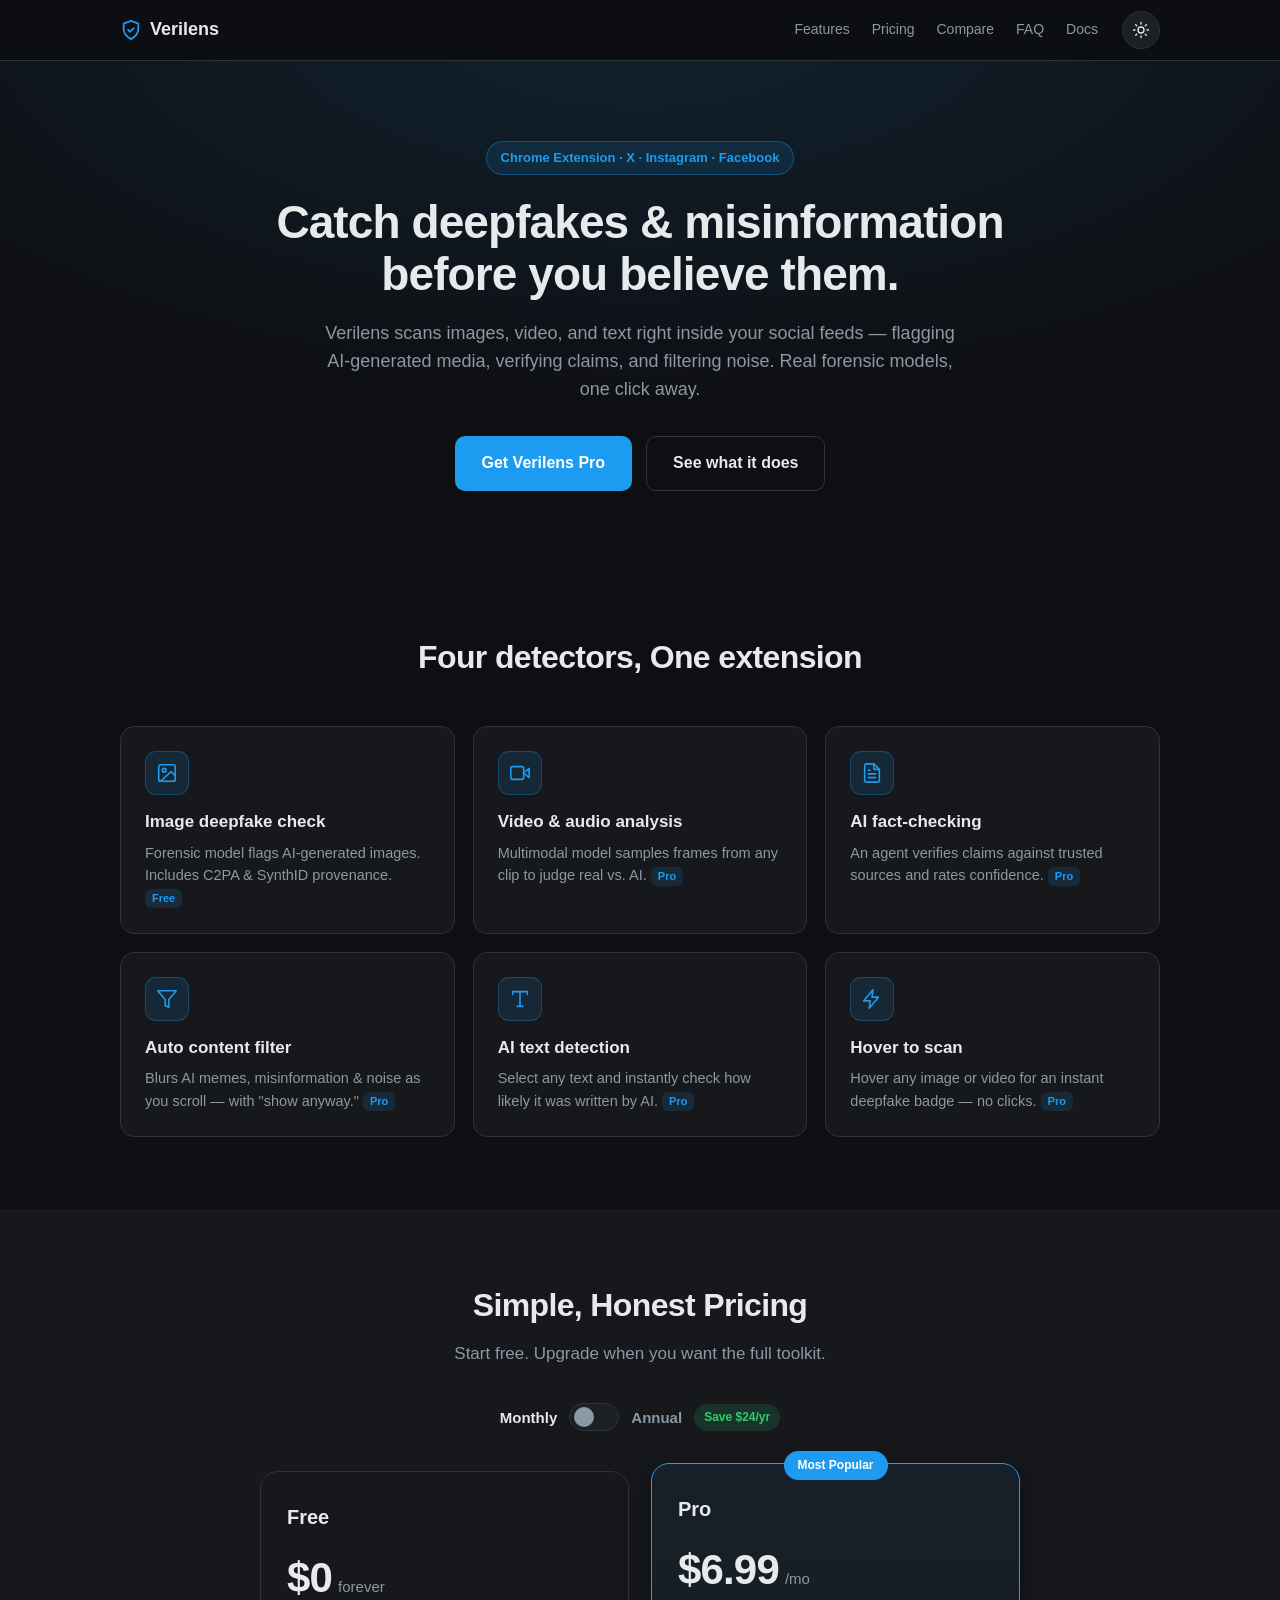
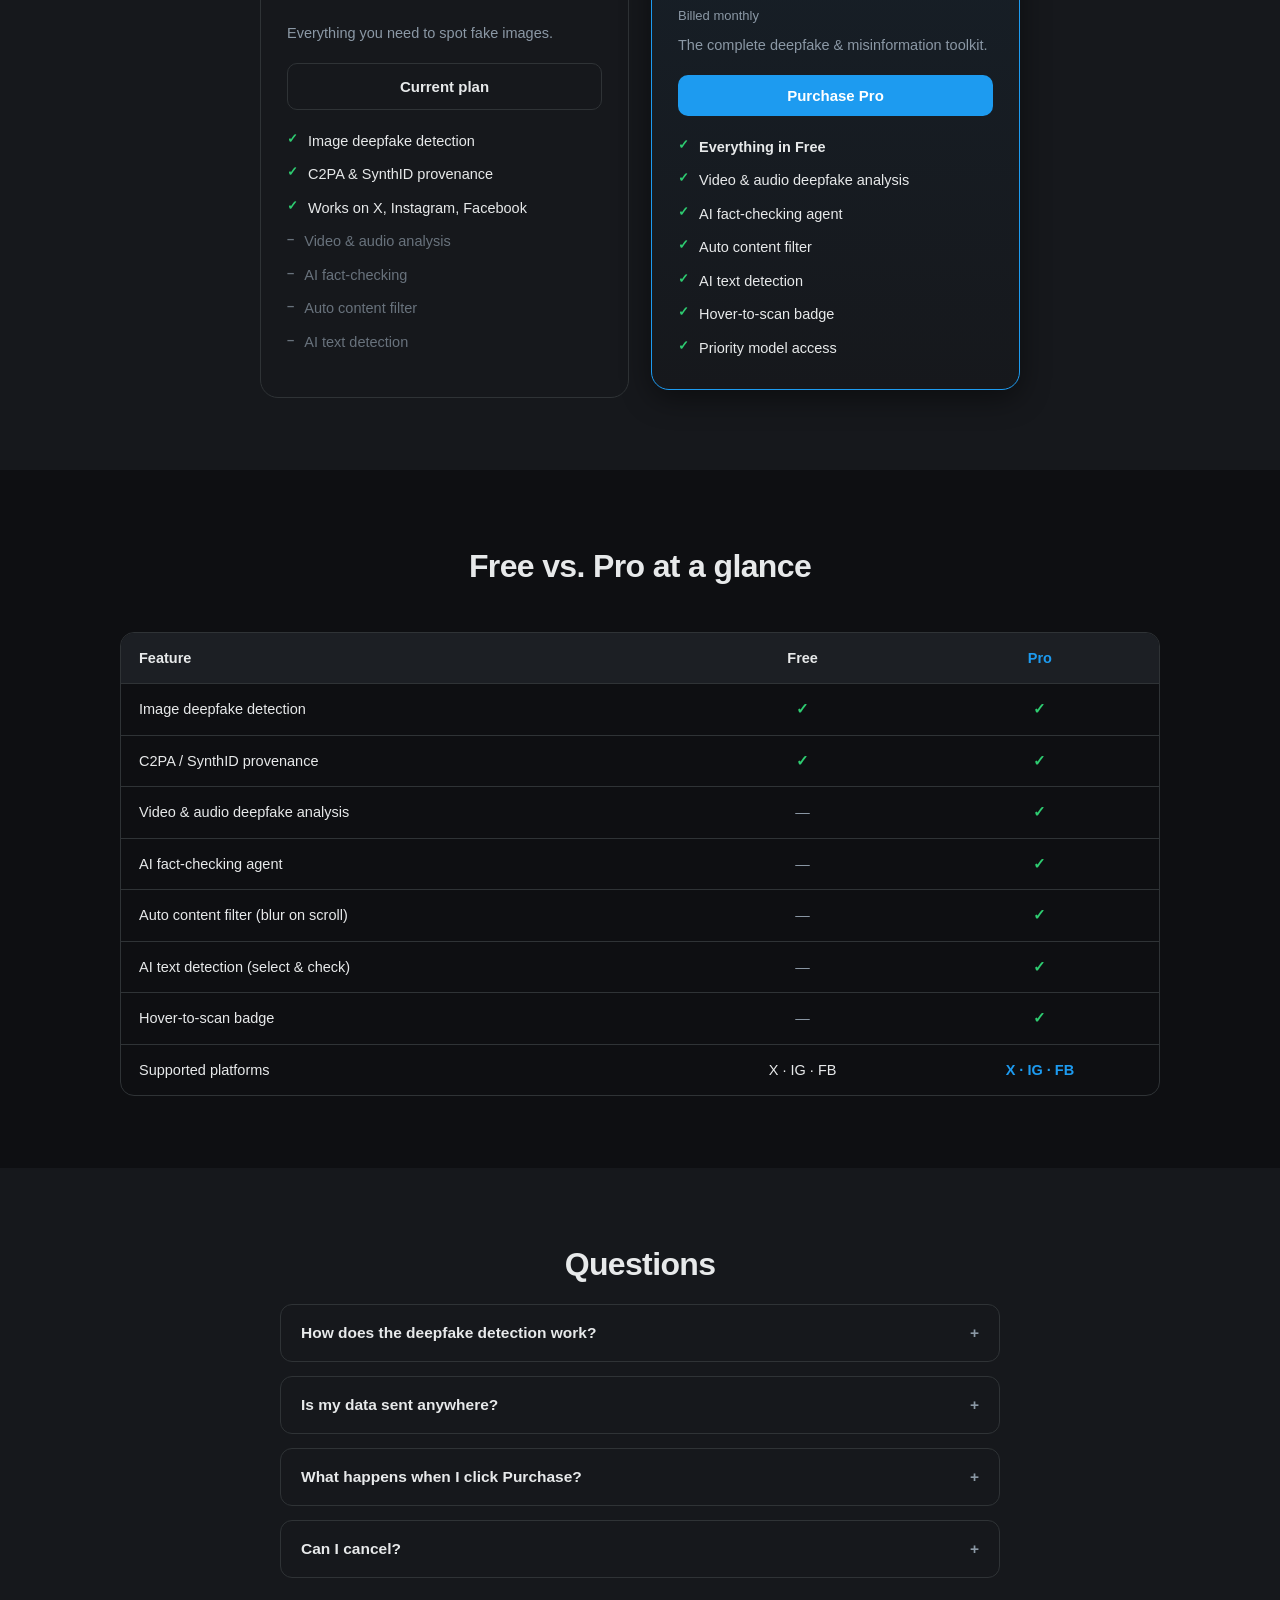
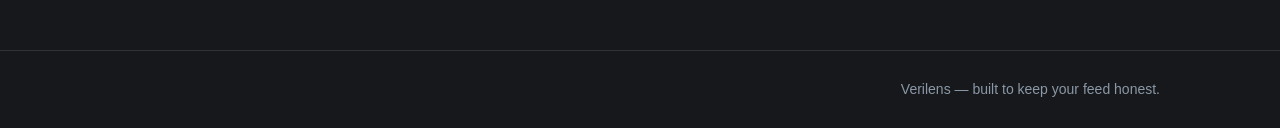
<file: website/index.html>
<!DOCTYPE html>
<html lang="en" data-theme="dark">
<head>
  <meta charset="UTF-8" />
  <meta name="viewport" content="width=device-width, initial-scale=1.0" />
  <title>Verilens — Deepfake & Misinformation Detector</title>
  <link rel="stylesheet" href="styles.css" />
  <script src="config.js"></script>
</head>
<body>
  <!-- Scroll progress: fills left→right as you move down the page. -->
  <div class="scroll-progress" id="scrollProgress"></div>

  <!-- ===== Nav ===== -->
  <header class="nav">
    <div class="container nav-inner">
      <a class="brand" href="#top">
        <svg class="brand-mark" viewBox="0 0 24 24" fill="none" stroke="currentColor" stroke-width="2" stroke-linecap="round" stroke-linejoin="round" aria-hidden="true">
          <path d="M12 2 4 5v6c0 5 3.4 8.4 8 11 4.6-2.6 8-6 8-11V5l-8-3Z" />
          <path d="m9 12 2 2 4-4" />
        </svg>
        <span class="brand-name">Verilens</span>
      </a>
      <nav class="nav-links">
        <a href="#features">Features</a>
        <a href="#pricing">Pricing</a>
        <a href="#compare">Compare</a>
        <a href="#faq">FAQ</a>
        <a href="docs/index.html">Docs</a>
      </nav>
      <button id="themeToggle" class="theme-toggle" aria-label="Toggle theme" title="Toggle light / dark"></button>
    </div>
  </header>

  <!-- ===== Hero ===== -->
  <section class="hero" id="top">
    <div class="container hero-inner">
      <span class="pill">Chrome Extension · X · Instagram · Facebook</span>
      <h1 class="hero-title">Catch deepfakes &amp; misinformation<br />before you believe them.</h1>
      <p class="hero-sub">
        Verilens scans images, video, and text right inside your social feeds — flagging
        AI-generated media, verifying claims, and filtering noise. Real forensic models,
        one click away.
      </p>
      <div class="hero-cta">
        <a href="#pricing" class="btn btn-primary btn-lg">Get Verilens Pro</a>
        <a href="#features" class="btn btn-ghost btn-lg">See what it does</a>
      </div>
      <!-- <div class="hero-badges">
        <span>Image deepfake check — free</span>
        <span>Video &amp; audio analysis</span>
        <span>AI fact-checking</span>
      </div> -->
    </div>
  </section>

  <!-- ===== Features ===== -->
  <section class="section" id="features">
    <div class="container">
      <h2 class="section-title">Four detectors, One extension</h2>
      <!-- <p class="section-sub">Each capability is kept separate — never one murky "AI score."</p> -->
      <div class="feature-grid">
        <div class="feature-card">
          <span class="feature-icon">
            <svg viewBox="0 0 24 24" fill="none" stroke="currentColor" stroke-width="1.75" stroke-linecap="round" stroke-linejoin="round" aria-hidden="true">
              <rect x="3" y="3" width="18" height="18" rx="2" /><circle cx="9" cy="9" r="2" /><path d="m21 15-4.5-4.5L5 21" />
            </svg>
          </span>
          <h3>Image deepfake check</h3>
          <p>Forensic model flags AI-generated images. Includes C2PA &amp; SynthID provenance. <span class="tag-pro">Free</span></p>
        </div>
        <div class="feature-card">
          <span class="feature-icon">
            <svg viewBox="0 0 24 24" fill="none" stroke="currentColor" stroke-width="1.75" stroke-linecap="round" stroke-linejoin="round" aria-hidden="true">
              <rect x="2" y="5" width="14" height="14" rx="2" /><path d="m22 7-6 5 6 5V7Z" />
            </svg>
          </span>
          <h3>Video &amp; audio analysis</h3>
          <p>Multimodal model samples frames from any clip to judge real vs. AI. <span class="tag-pro">Pro</span></p>
        </div>
        <div class="feature-card">
          <span class="feature-icon">
            <svg viewBox="0 0 24 24" fill="none" stroke="currentColor" stroke-width="1.75" stroke-linecap="round" stroke-linejoin="round" aria-hidden="true">
              <path d="M14 2H6a2 2 0 0 0-2 2v16a2 2 0 0 0 2 2h12a2 2 0 0 0 2-2V8Z" /><path d="M14 2v6h6" /><path d="M16 13H8M16 17H8M10 9H8" />
            </svg>
          </span>
          <h3>AI fact-checking</h3>
          <p>An agent verifies claims against trusted sources and rates confidence. <span class="tag-pro">Pro</span></p>
        </div>
        <div class="feature-card">
          <span class="feature-icon">
            <svg viewBox="0 0 24 24" fill="none" stroke="currentColor" stroke-width="1.75" stroke-linecap="round" stroke-linejoin="round" aria-hidden="true">
              <path d="M22 3H2l8 9.46V19l4 2v-8.54L22 3Z" />
            </svg>
          </span>
          <h3>Auto content filter</h3>
          <p>Blurs AI memes, misinformation &amp; noise as you scroll — with "show anyway." <span class="tag-pro">Pro</span></p>
        </div>
        <div class="feature-card">
          <span class="feature-icon">
            <svg viewBox="0 0 24 24" fill="none" stroke="currentColor" stroke-width="1.75" stroke-linecap="round" stroke-linejoin="round" aria-hidden="true">
              <path d="M4 7V4h16v3M9 20h6M12 4v16" />
            </svg>
          </span>
          <h3>AI text detection</h3>
          <p>Select any text and instantly check how likely it was written by AI. <span class="tag-pro">Pro</span></p>
        </div>
        <div class="feature-card">
          <span class="feature-icon">
            <svg viewBox="0 0 24 24" fill="none" stroke="currentColor" stroke-width="1.75" stroke-linecap="round" stroke-linejoin="round" aria-hidden="true">
              <path d="M13 2 3 14h7l-1 8 10-12h-7l1-8Z" />
            </svg>
          </span>
          <h3>Hover to scan</h3>
          <p>Hover any image or video for an instant deepfake badge — no clicks. <span class="tag-pro">Pro</span></p>
        </div>
      </div>
    </div>
  </section>

  <!-- ===== Pricing ===== -->
  <section class="section section-alt" id="pricing">
    <div class="container">
      <h2 class="section-title">Simple, Honest Pricing</h2>
      <p class="section-sub">Start free. Upgrade when you want the full toolkit.</p>

      <div class="billing-switch">
        <span class="billing-label" data-active="true" id="labelMonthly">Monthly</span>
        <label class="switch">
          <input type="checkbox" id="billingToggle" />
          <span class="slider"></span>
        </label>
        <span class="billing-label" id="labelAnnual">Annual</span>
        <span class="save-chip" id="saveChip">Save $24/yr</span>
      </div>

      <div class="plans">
        <!-- Free -->
        <div class="plan">
          <h3 class="plan-name">Free</h3>
          <div class="plan-price"><span class="amount">$0</span><span class="per">forever</span></div>
          <p class="plan-desc">Everything you need to spot fake images.</p>
          <a href="#" class="btn btn-ghost btn-block">Current plan</a>
          <ul class="plan-features">
            <li class="incl">Image deepfake detection</li>
            <li class="incl">C2PA &amp; SynthID provenance</li>
            <li class="incl">Works on X, Instagram, Facebook</li>
            <li class="excl">Video &amp; audio analysis</li>
            <li class="excl">AI fact-checking</li>
            <li class="excl">Auto content filter</li>
            <li class="excl">AI text detection</li>
          </ul>
        </div>

        <!-- Pro -->
        <div class="plan plan-featured">
          <span class="ribbon">Most Popular</span>
          <h3 class="plan-name">Pro</h3>
          <div class="plan-price">
            <span class="amount" id="proAmount">$6.99</span><span class="per" id="proPer">/mo</span>
          </div>
          <p class="plan-subprice" id="proSubprice">Billed monthly</p>
          <p class="plan-desc">The complete deepfake &amp; misinformation toolkit.</p>
          <button class="btn btn-primary btn-block" id="purchaseBtn">Purchase Pro</button>
          <ul class="plan-features">
            <li class="incl"><strong>Everything in Free</strong></li>
            <li class="incl">Video &amp; audio deepfake analysis</li>
            <li class="incl">AI fact-checking agent</li>
            <li class="incl">Auto content filter</li>
            <li class="incl">AI text detection</li>
            <li class="incl">Hover-to-scan badge</li>
            <li class="incl">Priority model access</li>
          </ul>
        </div>
      </div>
      <!-- <p class="pricing-note">No account needed for this demo — Purchase unlocks Pro in your installed extension instantly.</p> -->
    </div>
  </section>

  <!-- ===== Comparison table ===== -->
  <section class="section" id="compare">
    <div class="container">
      <h2 class="section-title">Free vs. Pro at a glance</h2>
      <div class="table-wrap">
        <table class="compare">
          <thead>
            <tr><th>Feature</th><th>Free</th><th class="col-pro">Pro</th></tr>
          </thead>
          <tbody>
            <tr><td>Image deepfake detection</td><td class="yes">✓</td><td class="yes">✓</td></tr>
            <tr><td>C2PA / SynthID provenance</td><td class="yes">✓</td><td class="yes">✓</td></tr>
            <tr><td>Video &amp; audio deepfake analysis</td><td class="no">—</td><td class="yes">✓</td></tr>
            <tr><td>AI fact-checking agent</td><td class="no">—</td><td class="yes">✓</td></tr>
            <tr><td>Auto content filter (blur on scroll)</td><td class="no">—</td><td class="yes">✓</td></tr>
            <tr><td>AI text detection (select &amp; check)</td><td class="no">—</td><td class="yes">✓</td></tr>
            <tr><td>Hover-to-scan badge</td><td class="no">—</td><td class="yes">✓</td></tr>
            <tr><td>Supported platforms</td><td>X · IG · FB</td><td class="col-pro">X · IG · FB</td></tr>
          </tbody>
        </table>
      </div>
    </div>
  </section>

  <!-- ===== FAQ ===== -->
  <section class="section section-alt" id="faq">
    <div class="container faq">
      <h2 class="section-title">Questions</h2>
      <details><summary>How does the deepfake detection work?</summary>
        <p>Verilens runs real forensic AI models — an image forensics model, a multimodal
        video model, and a text classifier — plus local C2PA/SynthID provenance checks. It
        keeps each result separate so you always know <em>what</em> was flagged and why.</p>
      </details>
      <details><summary>Is my data sent anywhere?</summary>
        <p>Detection runs against the model backends only when you explicitly click "Check."
        Nothing is stored or sold. Provenance checks happen locally in your browser.</p>
      </details>
      <details><summary>What happens when I click Purchase?</summary>
        <p>Clicking Purchase signals your
        installed Verilens extension to unlock Pro on your device.</p>
      </details>
      <details><summary>Can I cancel?</summary>
        <p>Pro is a simple toggle in this build — you can switch back to Free anytime from
        the extension's settings.</p>
      </details>
    </div>
  </section>

  <!-- ===== Footer ===== -->
  <footer class="footer">
    <div class="container footer-inner">
      <span></span>
      <span class="footer-dim">Verilens — built to keep your feed honest.</span>
    </div>
  </footer>

  <script src="app.js"></script>
</body>
</html>
</file>
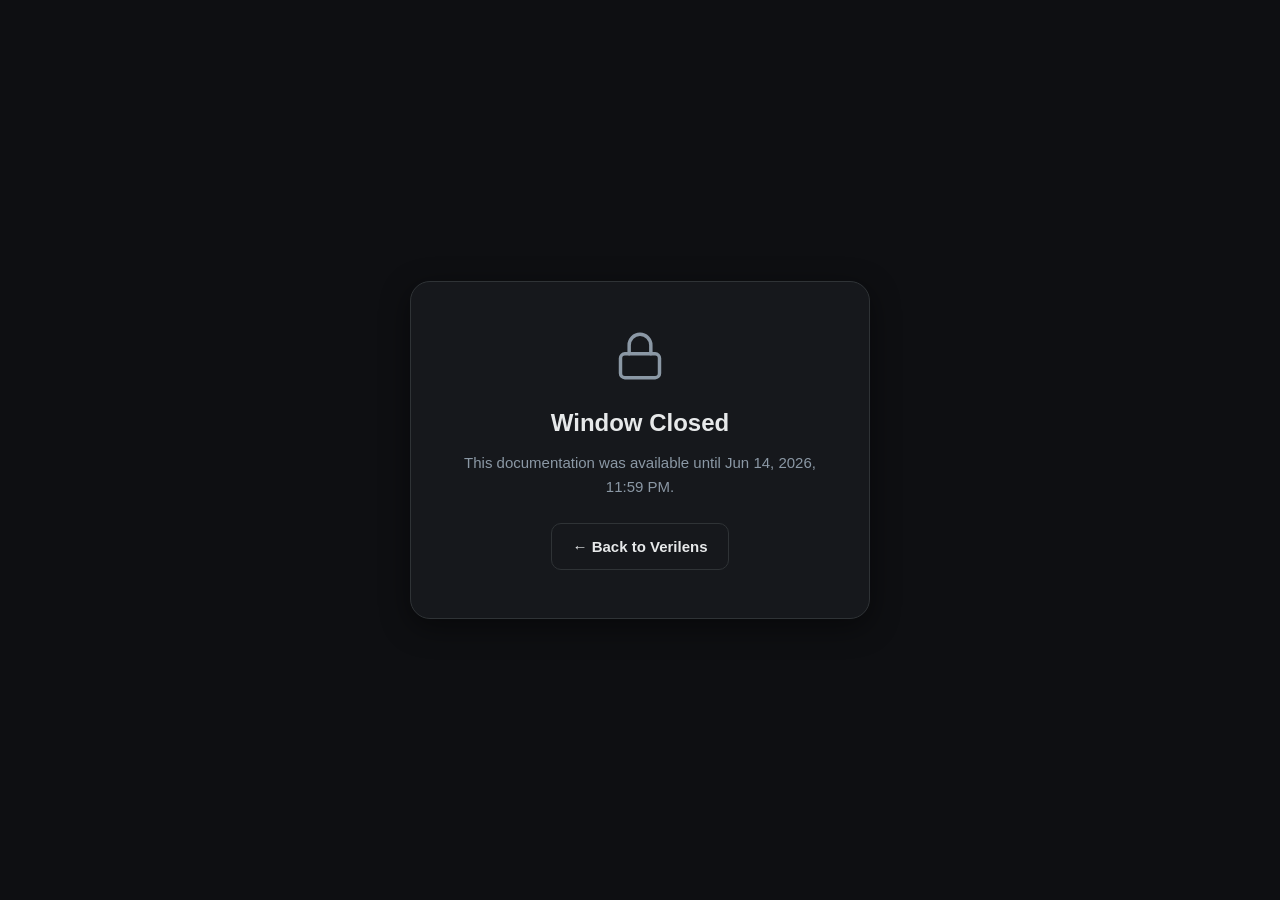
<file: website/docs/index.html>
<!DOCTYPE html>
<html lang="en" data-theme="dark">
<head>
  <meta charset="UTF-8" />
  <meta name="viewport" content="width=device-width, initial-scale=1.0" />
  <title>Verilens — Docs, Pitch & Live System</title>
  <meta name="description" content="Verilens /docs — live pitch deck, technical whitepaper, and system dashboard." />
  <link rel="stylesheet" href="../styles.css" />
  <link rel="stylesheet" href="docs.css" />
  <script src="../config.js"></script>
  <script src="content.js"></script>
</head>
<body class="docs-body">

  <!-- ===== GATE: shown when access is OFF / outside schedule ===== -->
  <div id="gateScreen" class="docs-gate" hidden>
    <div class="docs-gate-card">
      <svg class="docs-gate-icon" viewBox="0 0 24 24" fill="none" stroke="currentColor" stroke-width="1.6" stroke-linecap="round" stroke-linejoin="round">
        <rect x="3" y="11" width="18" height="11" rx="2" /><path d="M7 11V7a5 5 0 0 1 10 0v4" />
      </svg>
      <h1 id="gateTitle">Not Available</h1>
      <p id="gateMsg" class="docs-gate-msg"></p>
      <a class="btn btn-ghost" href="../index.html">← Back to Verilens</a>
    </div>
  </div>

  <!-- ===== DOCS APP (shown when access is ON) ===== -->
  <div id="docsApp" class="docs-app" hidden>

    <!-- Top bar -->
    <header class="docs-topbar">
      <button id="navToggle" class="docs-burger" aria-label="Toggle navigation">
        <svg viewBox="0 0 24 24" fill="none" stroke="currentColor" stroke-width="2" stroke-linecap="round"><path d="M4 6h16M4 12h16M4 18h16"/></svg>
      </button>
      <a class="docs-brand" href="#problem">
        <svg class="brand-mark" viewBox="0 0 24 24" fill="none" stroke="currentColor" stroke-width="2" stroke-linecap="round" stroke-linejoin="round"><path d="M12 2 4 5v6c0 5 3.4 8.4 8 11 4.6-2.6 8-6 8-11V5l-8-3Z"/><path d="m9 12 2 2 4-4"/></svg>
        <span class="brand-name" id="brandName">Verilens</span>
        <span class="docs-chip">/docs</span>
      </a>
      <div class="docs-search">
        <svg viewBox="0 0 24 24" fill="none" stroke="currentColor" stroke-width="1.8" stroke-linecap="round"><circle cx="11" cy="11" r="7"/><path d="m21 21-4.3-4.3"/></svg>
        <input id="searchInput" type="search" placeholder="Search docs…  (press /)" autocomplete="off" />
        <div id="searchResults" class="docs-search-results" hidden></div>
      </div>
      <div class="docs-topbar-actions">
        <button id="exportMd" class="docs-mini-btn" title="Download Markdown">MD</button>
        <button id="exportPdf" class="docs-mini-btn" title="Print / Save as PDF">PDF</button>
        <button id="shareLink" class="docs-mini-btn" title="Copy shareable link">Share</button>
        <button id="themeToggle" class="theme-toggle" aria-label="Toggle theme" title="Toggle light / dark"></button>
      </div>
    </header>

    <!-- Body: sidebar TOC + content -->
    <div class="docs-layout">
      <aside id="docsSidebar" class="docs-sidebar">
        <nav id="tocNav" class="docs-toc"><!-- built by docs.js --></nav>
      </aside>

      <main class="docs-main" id="docsMain">
        <!-- Hero / live status strip -->
        <section class="docs-hero" id="top">
          <span class="pill" id="heroPill">Live Pitch Deck · Technical Whitepaper · System Dashboard</span>
          <h1 class="docs-hero-title" id="heroTitle">Verilens</h1>
          <p class="docs-hero-sub" id="heroSub"></p>
          <div class="docs-status-grid" id="statusGrid"><!-- live status cards --></div>
        </section>

        <div id="sectionsRoot"><!-- all sections injected by docs.js --></div>

        <footer class="docs-foot">
          <span id="footMeta"></span>
          <a href="admin.html" class="docs-foot-admin">Admin →</a>
        </footer>
      </main>
    </div>
  </div>

  <!-- Mermaid is lazy-loaded by docs.js only when a diagram section renders. -->
  <script src="docs.js"></script>
</body>
</html>
</file>
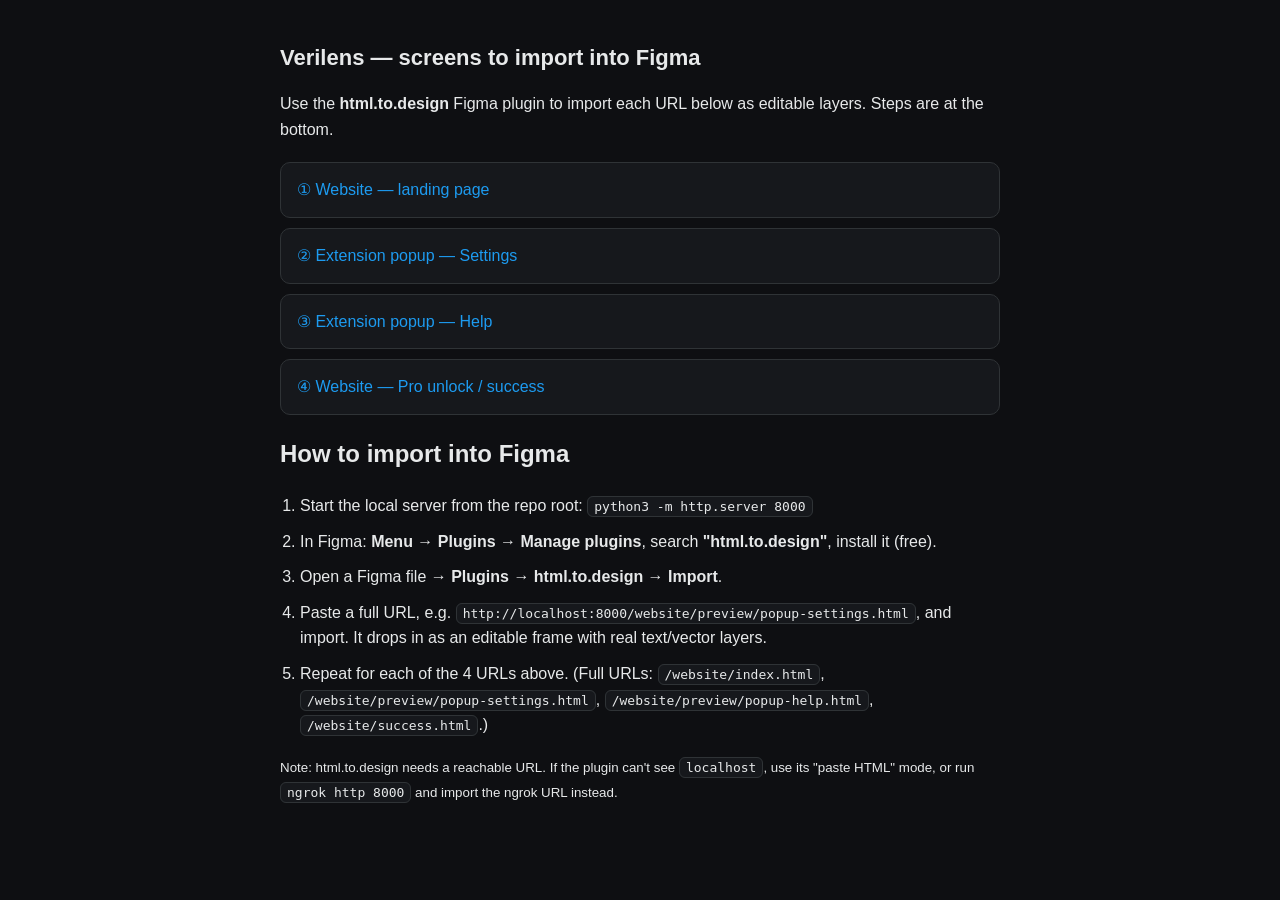
<file: website/preview/index.html>
<!doctype html>
<html lang="en">
  <head>
    <meta charset="utf-8" />
    <meta name="viewport" content="width=device-width, initial-scale=1" />
    <title>Verilens · Figma export screens</title>
    <style>
      body { font-family: -apple-system, BlinkMacSystemFont, "Segoe UI", Roboto, sans-serif;
        background: #0e0f12; color: #e7e9ea; max-width: 720px; margin: 40px auto; padding: 0 20px; line-height: 1.6; }
      h1 { font-size: 22px; }
      a { color: #1d9bf0; }
      ol { padding-left: 20px; }
      li { margin: 10px 0; }
      code { background: #16181c; border: 1px solid #2f3336; padding: 2px 6px; border-radius: 6px; font-size: 13px; }
      .links { display: grid; gap: 10px; margin: 20px 0; }
      .links a { display: block; background: #16181c; border: 1px solid #2f3336; border-radius: 10px; padding: 14px 16px; text-decoration: none; }
    </style>
  </head>
  <body>
    <h1>Verilens — screens to import into Figma</h1>
    <p>Use the <strong>html.to.design</strong> Figma plugin to import each URL below as
       editable layers. Steps are at the bottom.</p>

    <div class="links">
      <a href="../index.html">① Website — landing page</a>
      <a href="popup-settings.html">② Extension popup — Settings</a>
      <a href="popup-help.html">③ Extension popup — Help</a>
      <a href="../success.html">④ Website — Pro unlock / success</a>
    </div>

    <h2>How to import into Figma</h2>
    <ol>
      <li>Start the local server from the repo root: <code>python3 -m http.server 8000</code></li>
      <li>In Figma: <strong>Menu → Plugins → Manage plugins</strong>, search
          <strong>"html.to.design"</strong>, install it (free).</li>
      <li>Open a Figma file → <strong>Plugins → html.to.design → Import</strong>.</li>
      <li>Paste a full URL, e.g.
          <code>http://localhost:8000/website/preview/popup-settings.html</code>,
          and import. It drops in as an editable frame with real text/vector layers.</li>
      <li>Repeat for each of the 4 URLs above. (Full URLs:
          <code>/website/index.html</code>, <code>/website/preview/popup-settings.html</code>,
          <code>/website/preview/popup-help.html</code>, <code>/website/success.html</code>.)</li>
    </ol>
    <p><small>Note: html.to.design needs a reachable URL. If the plugin can't see
       <code>localhost</code>, use its "paste HTML" mode, or run
       <code>ngrok http 8000</code> and import the ngrok URL instead.</small></p>
  </body>
</html>
</file>
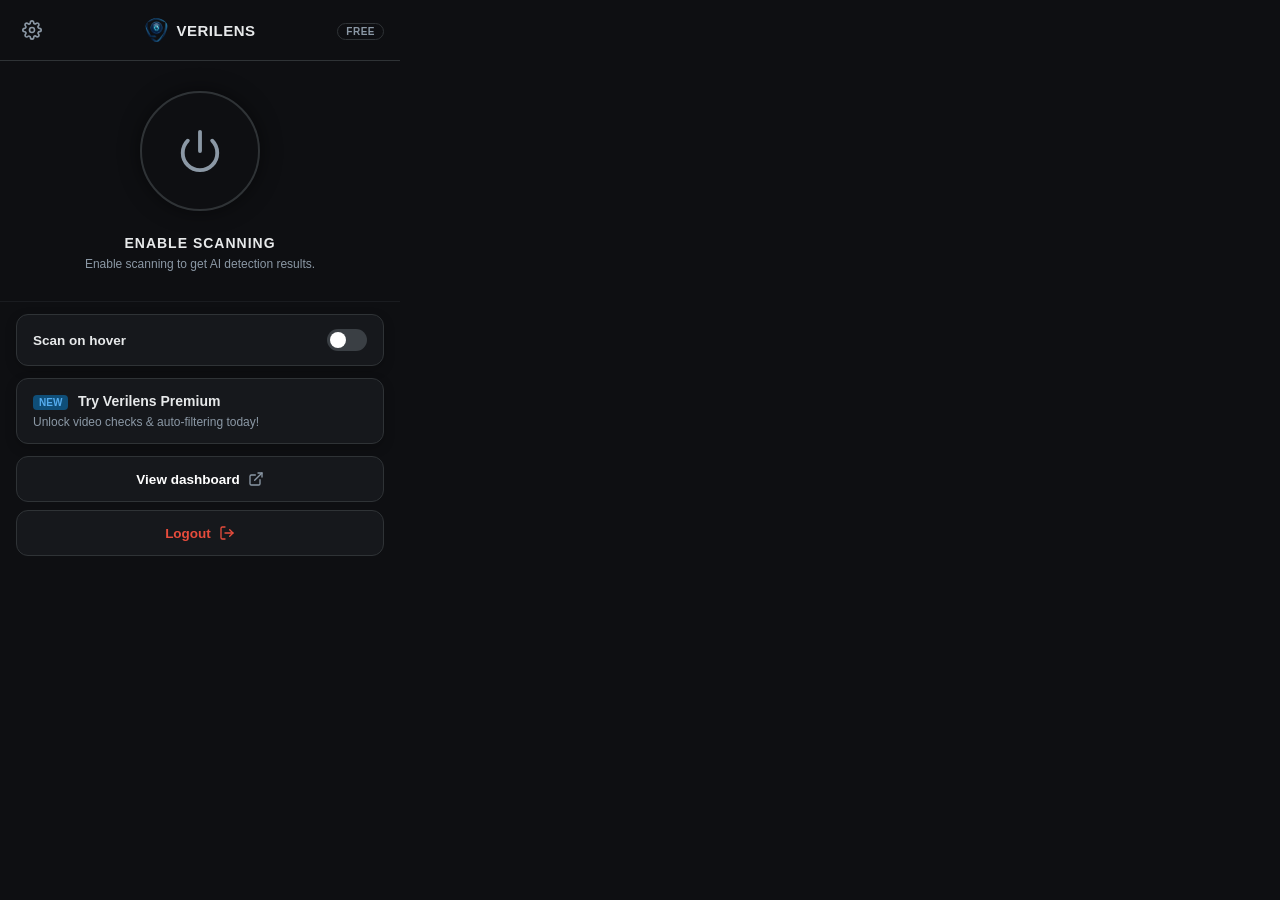
<file: popup/popup.html>
<!doctype html>
<html lang="en">
  <head>
    <meta charset="utf-8" />
    <meta name="viewport" content="width=device-width, initial-scale=1" />
    <link rel="stylesheet" href="popup.css" />
    <title>Verilens</title>
  </head>
  <body>
    <!-- MAIN HEADER -->
    <header class="vl-header" id="mainHeader">
      <button id="btnOpenSettings" class="vl-icon-btn" aria-label="Settings">
        <svg viewBox="0 0 24 24" width="20" height="20" stroke="#8b98a5" stroke-width="2" fill="none" stroke-linecap="round" stroke-linejoin="round"><circle cx="12" cy="12" r="3"></circle><path d="M19.4 15a1.65 1.65 0 0 0 .33 1.82l.06.06a2 2 0 0 1 0 2.83 2 2 0 0 1-2.83 0l-.06-.06a1.65 1.65 0 0 0-1.82-.33 1.65 1.65 0 0 0-1 1.51V21a2 2 0 0 1-2 2 2 2 0 0 1-2-2v-.09A1.65 1.65 0 0 0 9 19.4a1.65 1.65 0 0 0-1.82.33l-.06.06a2 2 0 0 1-2.83 0 2 2 0 0 1 0-2.83l.06-.06a1.65 1.65 0 0 0 .33-1.82 1.65 1.65 0 0 0-1.51-1H3a2 2 0 0 1-2-2 2 2 0 0 1 2-2h.09A1.65 1.65 0 0 0 4.6 9a1.65 1.65 0 0 0-.33-1.82l-.06-.06a2 2 0 0 1 0-2.83 2 2 0 0 1 2.83 0l.06.06a1.65 1.65 0 0 0 1.82.33H9a1.65 1.65 0 0 0 1-1.51V3a2 2 0 0 1 2-2 2 2 0 0 1 2 2v.09a1.65 1.65 0 0 0 1 1.51 1.65 1.65 0 0 0 1.82-.33l.06-.06a2 2 0 0 1 2.83 0 2 2 0 0 1 0 2.83l-.06.06a1.65 1.65 0 0 0-.33 1.82V9a1.65 1.65 0 0 0 1.51 1H21a2 2 0 0 1 2 2 2 2 0 0 1-2 2h-.09a1.65 1.65 0 0 0-1.51 1z"></path></svg>
      </button>
      <div class="vl-header-center">
        <img src="../assets/images/logo.png" alt="Verilens logo" class="vl-logo-small" />
        <span class="vl-header-title">VERILENS</span>
      </div>
      <div class="vl-header-right">
        <span id="tierBadge" class="vl-tier">free</span>
      </div>
    </header>

    <!-- SETTINGS HEADER (Hidden by default) -->
    <header class="vl-header vl-header-settings" id="settingsHeader" hidden>
      <button id="btnBack" class="vl-icon-btn" aria-label="Back">
        <svg viewBox="0 0 24 24" width="20" height="20" stroke="#8b98a5" stroke-width="2" fill="none" stroke-linecap="round" stroke-linejoin="round"><line x1="19" y1="12" x2="5" y2="12"></line><polyline points="12 19 5 12 12 5"></polyline></svg>
      </button>
      <div class="vl-header-center">
        <span class="vl-header-title">Settings</span>
      </div>
      <div class="vl-header-right"></div>
    </header>

    <!-- MAIN DASHBOARD VIEW -->
    <div id="viewMain" class="vl-view">
      
      <div class="vl-power-section">
        <button id="masterToggleBtn" class="vl-power-btn" aria-label="Toggle Scanning">
          <svg viewBox="0 0 24 24" width="46" height="46" stroke="currentColor" stroke-width="2" fill="none" stroke-linecap="round" stroke-linejoin="round"><path d="M18.36 6.64a9 9 0 1 1-12.73 0"></path><line x1="12" y1="2" x2="12" y2="12"></line></svg>
        </button>
        <div id="masterStatusText" class="vl-power-status">ENABLE SCANNING</div>
        <div class="vl-power-desc">Enable scanning to get AI detection results.</div>
      </div>

      <div class="vl-card vl-card-sleek">
        <div class="vl-row">
          <div class="vl-row-title">Scan on hover</div>
          <label class="vl-switch">
            <input type="checkbox" id="hoverToggle" />
            <span class="vl-slider"></span>
          </label>
        </div>
      </div>

      <div class="vl-card vl-card-sleek" id="upgradePromoCard">
        <div class="vl-row">
          <div>
            <span class="vl-badge-new">New</span>
            <span class="vl-promo-title">Try Verilens Premium</span>
          </div>
        </div>
        <div class="vl-promo-desc">Unlock video checks & auto-filtering today!</div>
      </div>

      <div class="vl-dashboard-btn-container">
        <button id="btnViewDashboard" class="vl-card-btn">
          View dashboard
          <svg viewBox="0 0 24 24" width="16" height="16" stroke="#8b98a5" stroke-width="2" fill="none" stroke-linecap="round" stroke-linejoin="round"><path d="M18 13v6a2 2 0 0 1-2 2H5a2 2 0 0 1-2-2V8a2 2 0 0 1 2-2h6"></path><polyline points="15 3 21 3 21 9"></polyline><line x1="10" y1="14" x2="21" y2="3"></line></svg>
        </button>
        <button id="btnLogout" class="vl-card-btn" style="margin-top: 8px; color: #e74c3c;">
          Logout
          <svg viewBox="0 0 24 24" width="16" height="16" stroke="currentColor" stroke-width="2" fill="none" stroke-linecap="round" stroke-linejoin="round"><path d="M9 21H5a2 2 0 0 1-2-2V5a2 2 0 0 1 2-2h4"></path><polyline points="16 17 21 12 16 7"></polyline><line x1="21" y1="12" x2="9" y2="12"></line></svg>
        </button>
      </div>
    </div>

    <!-- SETTINGS VIEW -->
    <div id="viewSettings" class="vl-view" hidden>
      
      <section class="vl-card">
        <div class="vl-row">
          <div>
            <div class="vl-row-title">Plan</div>
            <div class="vl-row-desc">Switch your tier to test gated features.</div>
          </div>
          <label class="vl-switch">
            <input type="checkbox" id="tierToggle" />
            <span class="vl-slider"></span>
          </label>
        </div>
        <div class="vl-row-desc" id="tierLabel">Free</div>
      </section>

      <!-- Auto content filter (premium) -->
      <section class="vl-card">
        <div class="vl-row">
          <div>
            <div class="vl-row-title"><svg class="vl-row-icon" viewBox="0 0 24 24" fill="none" stroke="currentColor" stroke-width="2" stroke-linecap="round" stroke-linejoin="round"><path d="M17.94 17.94A10.07 10.07 0 0 1 12 20c-7 0-11-8-11-8a18.45 18.45 0 0 1 5.06-5.94M9.9 4.24A9.12 9.12 0 0 1 12 4c7 0 11 8 11 8a18.5 18.5 0 0 1-2.16 3.19m-6.72-1.07a3 3 0 1 1-4.24-4.24M1 1l22 22"></path></svg> Auto content filter</div>
            <div class="vl-row-desc">Automatically hide flagged posts as you scroll.</div>
          </div>
          <label class="vl-switch">
            <input type="checkbox" id="autofilterToggle" />
            <span class="vl-slider"></span>
          </label>
        </div>

        <p id="premiumNote" class="vl-note" hidden>
          🔒 Auto filtering is a <strong>Premium</strong> feature. Manual checks still work on the free plan.
        </p>

        <div id="categories" class="vl-categories">
          <div class="vl-cat-head">HIDE THESE CATEGORIES</div>
          <div class="vl-cat-grid">
            <label class="vl-check"><input type="checkbox" data-cat="political" /><span class="vl-custom-check"><svg viewBox="0 0 24 24" fill="none" stroke="currentColor" stroke-width="3" stroke-linecap="round" stroke-linejoin="round"><polyline points="20 6 9 17 4 12"></polyline></svg></span><span class="vl-check-text">Political</span></label>
            <label class="vl-check"><input type="checkbox" data-cat="ai_media" /><span class="vl-custom-check"><svg viewBox="0 0 24 24" fill="none" stroke="currentColor" stroke-width="3" stroke-linecap="round" stroke-linejoin="round"><polyline points="20 6 9 17 4 12"></polyline></svg></span><span class="vl-check-text">AI media</span></label>
            <label class="vl-check"><input type="checkbox" data-cat="sensitive" /><span class="vl-custom-check"><svg viewBox="0 0 24 24" fill="none" stroke="currentColor" stroke-width="3" stroke-linecap="round" stroke-linejoin="round"><polyline points="20 6 9 17 4 12"></polyline></svg></span><span class="vl-check-text">Sensitive</span></label>
            <label class="vl-check"><input type="checkbox" data-cat="misinformation" /><span class="vl-custom-check"><svg viewBox="0 0 24 24" fill="none" stroke="currentColor" stroke-width="3" stroke-linecap="round" stroke-linejoin="round"><polyline points="20 6 9 17 4 12"></polyline></svg></span><span class="vl-check-text">Misinformation</span></label>
          </div>
        </div>
      </section>

      <!-- Video Settings -->
      <section class="vl-card">
        <div class="vl-subsection">
          <div class="vl-row-title"><svg class="vl-row-icon" viewBox="0 0 24 24" fill="none" stroke="currentColor" stroke-width="2" stroke-linecap="round" stroke-linejoin="round"><polygon points="23 7 16 12 23 17 23 7"></polygon><rect x="1" y="5" width="15" height="14" rx="2" ry="2"></rect></svg> Video analysis length</div>
          <div class="vl-row-desc">How much of a video the AI model watches before deciding.</div>
          <p id="premiumVideoNote" class="vl-note" hidden>
            🔒 Custom video length is a <strong>Premium</strong> feature. Free users are limited to 20 seconds.
          </p>
          <div id="videoChips" class="vl-chips">
            <label class="vl-chip"><input type="radio" name="v_len" value="5" /><span>5s</span></label>
            <label class="vl-chip"><input type="radio" name="v_len" value="10" /><span>10s</span></label>
            <label class="vl-chip"><input type="radio" name="v_len" value="20" /><span>20s</span></label>
            <label class="vl-chip"><input type="radio" name="v_len" value="30" /><span>30s</span></label>
            <label class="vl-chip"><input type="radio" name="v_len" value="60" /><span>60s</span></label>
            <label class="vl-chip"><input type="radio" name="v_len" value="0" /><span>Full</span></label>
          </div>
        </div>
      </section>

      <!-- Session stats -->
      <section class="vl-card">
        <div class="vl-cat-head">This session</div>
        <div class="vl-stats">
          <div class="vl-stat"><span id="statScans" class="vl-stat-num">0</span><span class="vl-stat-label">Media checks</span></div>
          <div class="vl-stat"><span id="statFacts" class="vl-stat-num">0</span><span class="vl-stat-label">Fact-checks</span></div>
          <div class="vl-stat"><span id="statConfirmed" class="vl-stat-num">0</span><span class="vl-stat-label">Confirmed AI</span></div>
          <div class="vl-stat"><span id="statFiltered" class="vl-stat-num">0</span><span class="vl-stat-label">Filtered</span></div>
        </div>
        <button id="resetStats" class="vl-dev-link">Reset session stats</button>
      </section>

    </div>

    <script src="popup.js"></script>
  </body>
</html>
</file>
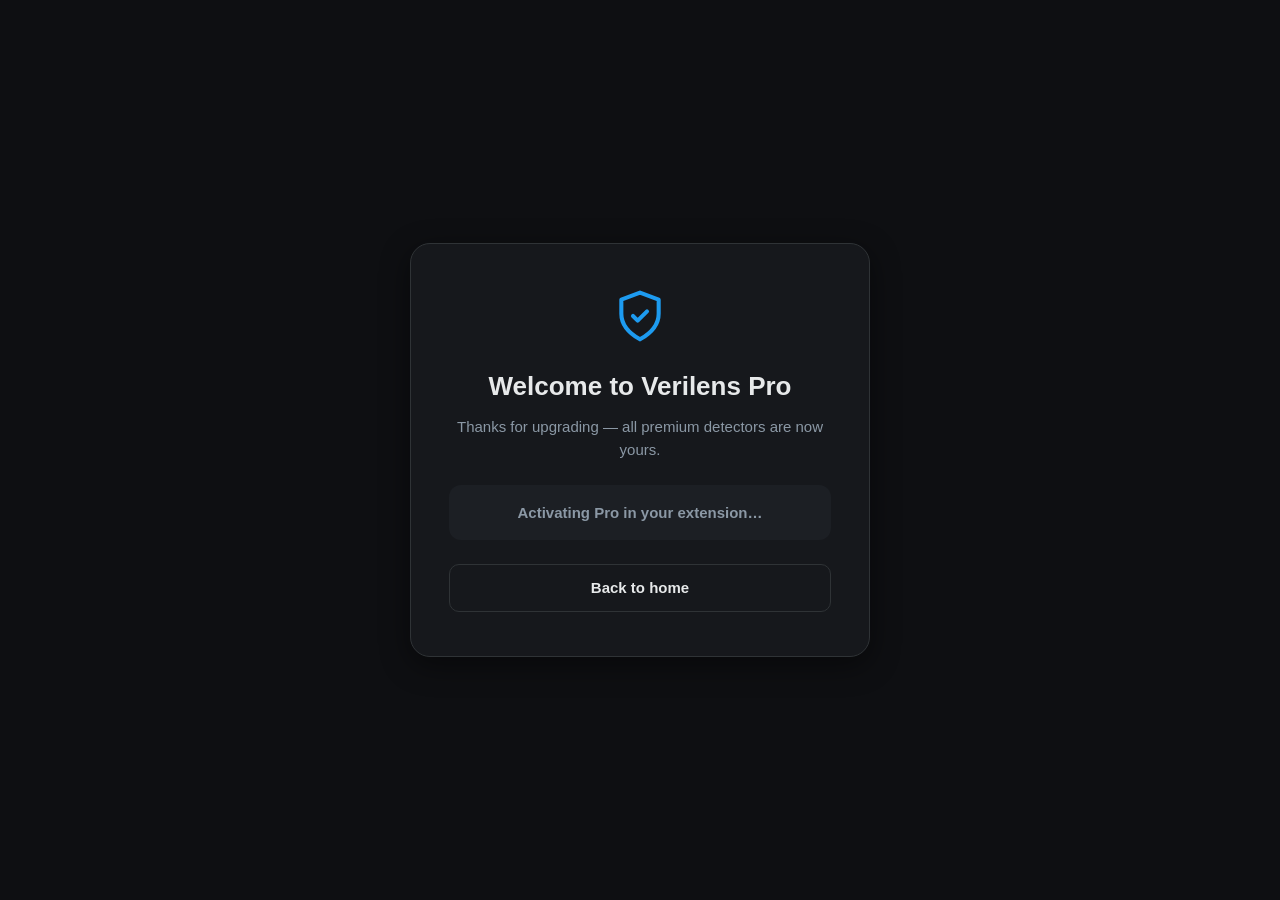
<file: website/success.html>
<!DOCTYPE html>
<html lang="en" data-theme="dark">
<head>
  <meta charset="UTF-8" />
  <meta name="viewport" content="width=device-width, initial-scale=1.0" />
  <title>Verilens Pro — Unlocked</title>
  <link rel="stylesheet" href="styles.css" />
</head>
<body>
  <div class="success-wrap">
    <div class="success-card">
      <svg class="success-icon" viewBox="0 0 24 24" fill="none" stroke="currentColor" stroke-width="1.75" stroke-linecap="round" stroke-linejoin="round" aria-hidden="true">
        <path d="M12 2 4 5v6c0 5 3.4 8.4 8 11 4.6-2.6 8-6 8-11V5l-8-3Z" />
        <path d="m9 12 2 2 4-4" />
      </svg>
      <h1>Welcome to Verilens Pro</h1>
      <p>Thanks for upgrading — all premium detectors are now yours.</p>

      <div class="success-state pending" id="state">Activating Pro in your extension…</div>

      <a href="index.html" class="btn btn-ghost btn-block">Back to home</a>

      <div class="fallback" id="fallback" hidden>
        <h3>Extension not detected on this page</h3>
        <ol>
          <li>Make sure the Verilens extension is loaded (chrome://extensions).</li>
          <li>Open the Verilens popup → <strong>Developer → Plan</strong> and switch to Premium.</li>
          <li>Or reload this page after installing — it will activate automatically.</li>
        </ol>
      </div>
    </div>
  </div>

  <script>
    // The content script (content/purchaseUnlock.js) sets this dataset flag once it
    // has flipped the extension to premium. Poll briefly; if it never shows up, the
    // extension isn't watching this page → reveal the manual fallback.
    (function () {
      const state = document.getElementById("state");
      const fallback = document.getElementById("fallback");
      const start = Date.now();

      const timer = setInterval(() => {
        if (document.documentElement.dataset.verilensInstalled === "1") {
          clearInterval(timer);
          state.textContent = "Pro unlocked — open your feed and enjoy.";
          state.className = "success-state ok";
        } else if (Date.now() - start > 1200) {
          clearInterval(timer);
          state.textContent = "Couldn't confirm the extension automatically.";
          state.className = "success-state pending";
          fallback.hidden = false;
        }
      }, 150);
    })();
  </script>
</body>
</html>
</file>
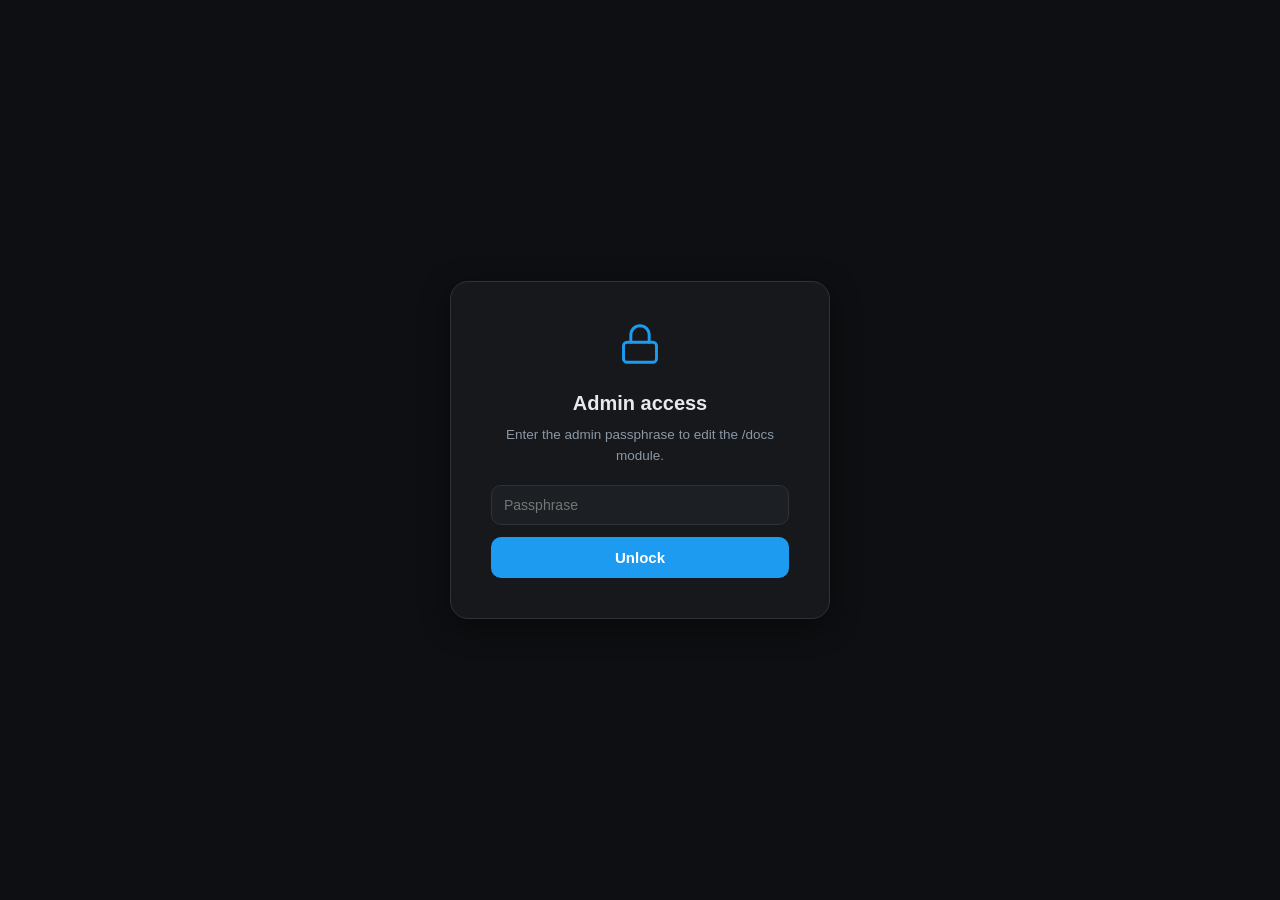
<file: website/docs/admin.html>
<!DOCTYPE html>
<html lang="en" data-theme="dark">
<head>
  <meta charset="UTF-8" />
  <meta name="viewport" content="width=device-width, initial-scale=1.0" />
  <title>Verilens /docs — Admin</title>
  <link rel="stylesheet" href="../styles.css" />
  <link rel="stylesheet" href="docs.css" />
  <script src="content.js"></script>
</head>
<body>

  <!-- ===== Passphrase gate ===== -->
  <div id="adminGate" class="admin-gate">
    <div class="admin-gate-card">
      <svg class="docs-gate-icon" viewBox="0 0 24 24" fill="none" stroke="currentColor" stroke-width="1.6" stroke-linecap="round" stroke-linejoin="round" style="width:44px;height:44px;color:var(--accent)">
        <rect x="3" y="11" width="18" height="11" rx="2" /><path d="M7 11V7a5 5 0 0 1 10 0v4" />
      </svg>
      <h1>Admin access</h1>
      <p>Enter the admin passphrase to edit the /docs module.</p>
      <div class="admin-field">
        <input type="password" id="passInput" placeholder="Passphrase" autocomplete="off"
               style="width:100%;background:var(--surface-2);border:1px solid var(--border);color:var(--text);border-radius:10px;padding:11px 12px;font-size:14px" />
      </div>
      <button id="passBtn" class="btn btn-primary btn-block" style="margin-top:12px">Unlock</button>
      <p id="passErr" style="color:var(--red);font-size:13px;margin-top:10px" hidden>Incorrect passphrase.</p>
    </div>
  </div>

  <!-- ===== Admin app ===== -->
  <div id="adminApp" class="admin-shell" hidden>

    <div class="admin-toolbar">
      <a class="docs-brand" href="index.html" style="font-size:16px">
        <svg class="brand-mark" viewBox="0 0 24 24" fill="none" stroke="currentColor" stroke-width="2" stroke-linecap="round" stroke-linejoin="round"><path d="M12 2 4 5v6c0 5 3.4 8.4 8 11 4.6-2.6 8-6 8-11V5l-8-3Z"/><path d="m9 12 2 2 4-4"/></svg>
        <span class="brand-name">Verilens</span><span class="docs-chip">admin</span>
      </a>
      <span id="dirtyStatus" class="admin-status">No changes</span>
      <span class="spacer"></span>
      <button id="btnPreview" class="admin-mini">Preview ↗</button>
      <button id="btnSaveDraft" class="admin-mini">Save draft</button>
      <button id="btnPublish" class="btn btn-primary" style="height:34px;padding:0 16px;font-size:13px">Publish</button>
    </div>

    <div id="adminWarn" class="admin-warn">
      <strong>Note:</strong> This panel saves to your browser (localStorage) — changes are visible
      to <em>you</em> instantly via Publish. To make them permanent for everyone, click
      <strong>Export → content.js</strong> and commit the file. Access control here is
      showcase-grade, not a security boundary.
    </div>

    <!-- Access & scheduling -->
    <section class="admin-card">
      <h2>🔐 Access & Scheduling</h2>
      <p class="hint">Control public visibility of /docs and the publish window.</p>
      <div class="admin-field admin-toggle">
        <input type="checkbox" id="acEnabled" /> <label for="acEnabled" style="margin:0;text-transform:none;letter-spacing:0">Publicly accessible (master ON/OFF)</label>
      </div>
      <div class="admin-field admin-toggle">
        <input type="checkbox" id="acSchedule" /> <label for="acSchedule" style="margin:0;text-transform:none;letter-spacing:0">Restrict to a date/time window</label>
      </div>
      <div class="admin-row">
        <div class="admin-field"><label>Start</label><input type="datetime-local" id="acStart" /></div>
        <div class="admin-field"><label>End</label><input type="datetime-local" id="acEnd" /></div>
      </div>
      <div class="admin-field"><label>Admin passphrase</label><input type="text" id="acPass" /></div>
    </section>

    <!-- Product meta -->
    <section class="admin-card">
      <h2>📦 Product</h2>
      <div class="admin-field"><label>Name</label><input type="text" id="pName" /></div>
      <div class="admin-field"><label>Tagline</label><input type="text" id="pTagline" /></div>
      <div class="admin-field"><label>One-liner</label><textarea id="pOneLiner"></textarea></div>
      <div class="admin-field"><label>Repo URL</label><input type="text" id="pRepo" /></div>
    </section>

    <!-- Pitch deck -->
    <section class="admin-card">
      <h2>🎤 Pitch Deck <button id="addPitch" class="admin-mini" style="margin-left:auto">+ Add section</button></h2>
      <p class="hint">Drag the ⠿ handle to reorder. These render in order on /docs.</p>
      <div id="pitchList"></div>
    </section>

    <!-- Team -->
    <section class="admin-card">
      <h2>👥 Team <button id="addMember" class="admin-mini" style="margin-left:auto">+ Add member</button></h2>
      <p class="hint">Upload a photo — it's auto-resized to a uniform 320×320 circle. Missing photo → initials avatar.</p>
      <div class="admin-field"><label>Team name (optional)</label><input type="text" id="teamName" /></div>
      <div id="memberList"></div>
    </section>

    <!-- Feature matrix -->
    <section class="admin-card">
      <h2>🧩 Feature Matrix <button id="addFeature" class="admin-mini" style="margin-left:auto">+ Add feature</button></h2>
      <div id="featureList"></div>
    </section>

    <!-- Diagrams -->
    <section class="admin-card">
      <h2>📊 Diagrams (Mermaid)</h2>
      <p class="hint">Mermaid flowchart source. Renders live on /docs.</p>
      <div class="admin-field"><label>Architecture</label><textarea id="diagArch" class="code"></textarea></div>
      <div class="admin-field"><label>Data flow</label><textarea id="diagFlow" class="code"></textarea></div>
    </section>

    <!-- Advanced (technical content as JSON) -->
    <section class="admin-card">
      <h2>🛠 Technical Content</h2>
      <p class="hint">Overview, stack, APIs, data/AI layers, roadmap, performance, security, analytics, changelog — structured JSON. Validated on Publish.</p>
      <div class="admin-field"><label>Advanced content (JSON)</label><textarea id="advJson" class="code" style="min-height:260px"></textarea></div>
      <p id="jsonErr" style="color:var(--red);font-size:13px;margin-top:8px" hidden></p>
    </section>

    <!-- Export & versions -->
    <section class="admin-card">
      <h2>📤 Export & Versions</h2>
      <div class="admin-row">
        <button id="exJson" class="admin-mini">Export JSON</button>
        <button id="exContent" class="admin-mini">Export content.js</button>
        <button id="exMd" class="admin-mini">Export Markdown</button>
        <button id="revertDefaults" class="admin-mini danger">Revert to defaults</button>
      </div>
      <h4 style="margin-top:18px;font-size:13px;color:var(--text-dim);text-transform:uppercase;letter-spacing:0.3px">Published versions</h4>
      <div id="versionList" class="admin-versions"></div>
    </section>
  </div>

  <script src="admin.js"></script>
</body>
</html>
</file>
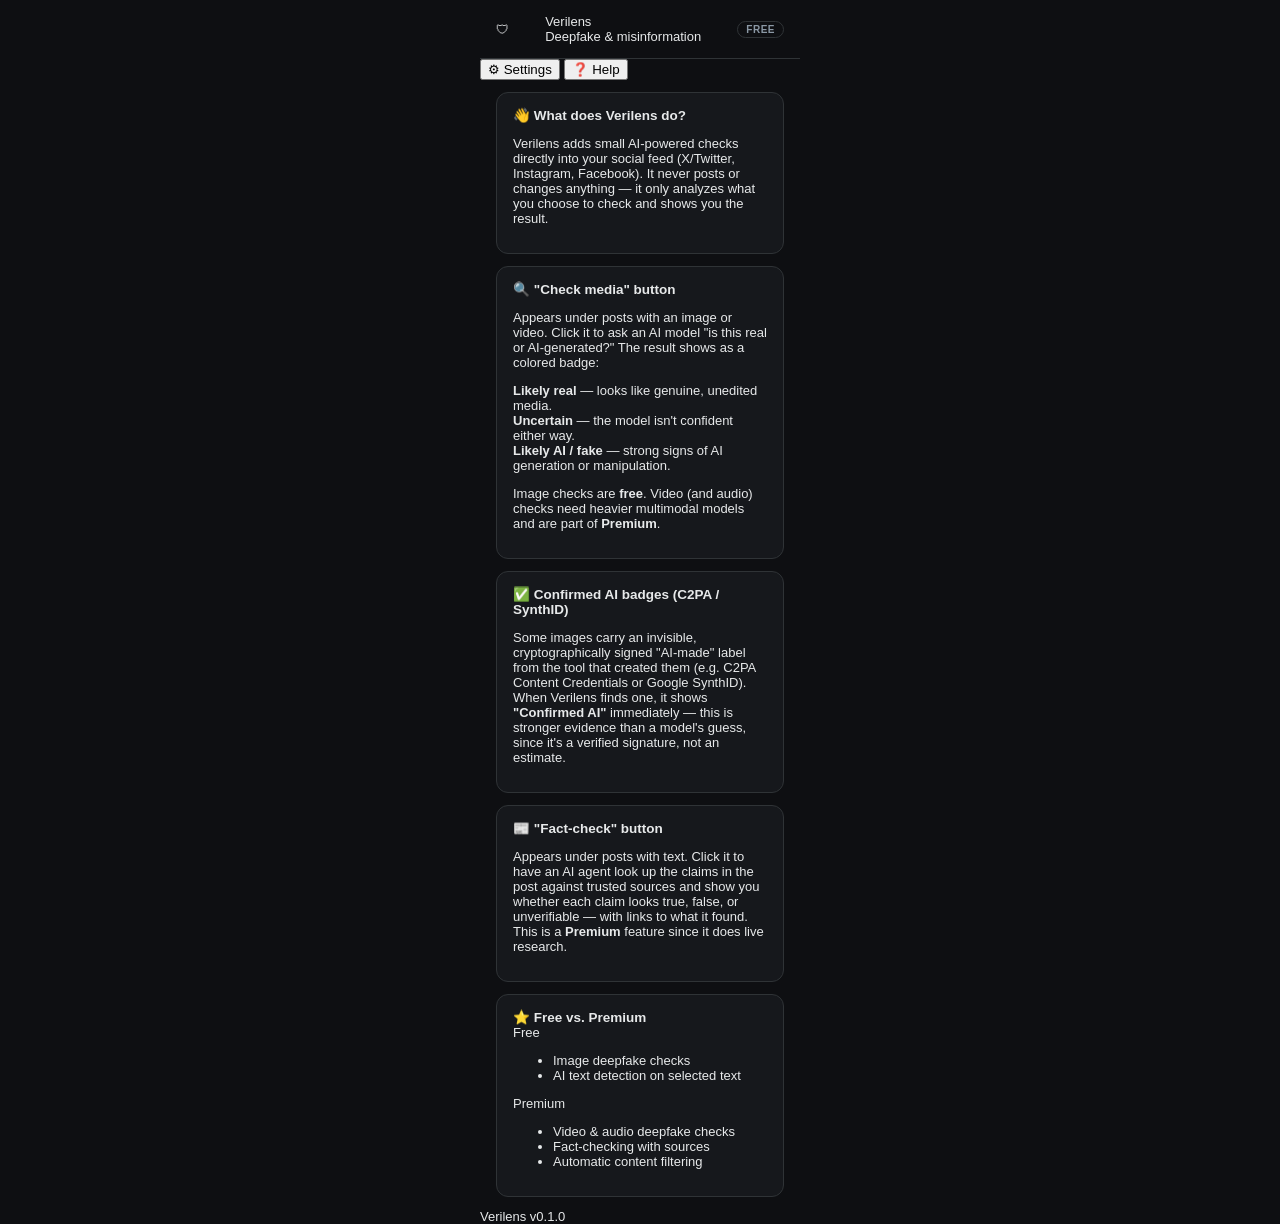
<file: website/preview/popup-help.html>
<!doctype html>
<!-- Standalone, static preview of the extension's Help popup for design export
     (html.to.design → Figma). No popup.js. Mirrors popup/popup.html Help panel. -->
<html lang="en">
  <head>
    <meta charset="utf-8" />
    <meta name="viewport" content="width=device-width, initial-scale=1" />
    <link rel="stylesheet" href="../../popup/popup.css" />
    <title>Verilens · Help (preview)</title>
    <style>body { width: 320px; margin: 0 auto; }</style>
  </head>
  <body>
    <header class="vl-header">
      <span class="vl-logo">🛡</span>
      <div>
        <div class="vl-title">Verilens</div>
        <div class="vl-subtitle">Deepfake &amp; misinformation</div>
      </div>
      <span class="vl-tier">free</span>
    </header>

    <nav class="vl-tabs" role="tablist">
      <button class="vl-tab" type="button">⚙ Settings</button>
      <button class="vl-tab active" type="button">❓ Help</button>
    </nav>

    <div class="vl-panel" data-panel="help">
      <section class="vl-card">
        <div class="vl-row-title">👋 What does Verilens do?</div>
        <p class="vl-help-text">
          Verilens adds small AI-powered checks directly into your social feed
          (X/Twitter, Instagram, Facebook). It never posts or changes anything —
          it only analyzes what you choose to check and shows you the result.
        </p>
      </section>

      <section class="vl-card">
        <div class="vl-row-title">🔍 "Check media" button</div>
        <p class="vl-help-text">
          Appears under posts with an image or video. Click it to ask an AI model
          "is this real or AI-generated?" The result shows as a colored badge:
        </p>
        <div class="vl-legend">
          <div class="vl-legend-row"><span class="vl-dot green"></span> <strong>Likely real</strong> — looks like genuine, unedited media.</div>
          <div class="vl-legend-row"><span class="vl-dot amber"></span> <strong>Uncertain</strong> — the model isn't confident either way.</div>
          <div class="vl-legend-row"><span class="vl-dot red"></span> <strong>Likely AI / fake</strong> — strong signs of AI generation or manipulation.</div>
        </div>
        <p class="vl-help-text">
          Image checks are <strong>free</strong>. Video (and audio) checks need
          heavier multimodal models and are part of <strong>Premium</strong>.
        </p>
      </section>

      <section class="vl-card">
        <div class="vl-row-title">✅ Confirmed AI badges (C2PA / SynthID)</div>
        <p class="vl-help-text">
          Some images carry an invisible, cryptographically signed "AI-made" label
          from the tool that created them (e.g. C2PA Content Credentials or
          Google SynthID). When Verilens finds one, it shows
          <strong>"Confirmed AI"</strong> immediately — this is stronger evidence
          than a model's guess, since it's a verified signature, not an estimate.
        </p>
      </section>

      <section class="vl-card">
        <div class="vl-row-title">📰 "Fact-check" button</div>
        <p class="vl-help-text">
          Appears under posts with text. Click it to have an AI agent look up the
          claims in the post against trusted sources and show you whether each
          claim looks true, false, or unverifiable — with links to what it found.
          This is a <strong>Premium</strong> feature since it does live research.
        </p>
      </section>

      <section class="vl-card">
        <div class="vl-row-title">⭐ Free vs. Premium</div>
        <div class="vl-plan-grid">
          <div class="vl-plan-col">
            <div class="vl-plan-head">Free</div>
            <ul class="vl-plan-list">
              <li>Image deepfake checks</li>
              <li>AI text detection on selected text</li>
            </ul>
          </div>
          <div class="vl-plan-col">
            <div class="vl-plan-head">Premium</div>
            <ul class="vl-plan-list">
              <li>Video &amp; audio deepfake checks</li>
              <li>Fact-checking with sources</li>
              <li>Automatic content filtering</li>
            </ul>
          </div>
        </div>
      </section>
    </div>

    <footer class="vl-footer">Verilens v0.1.0</footer>
  </body>
</html>
</file>
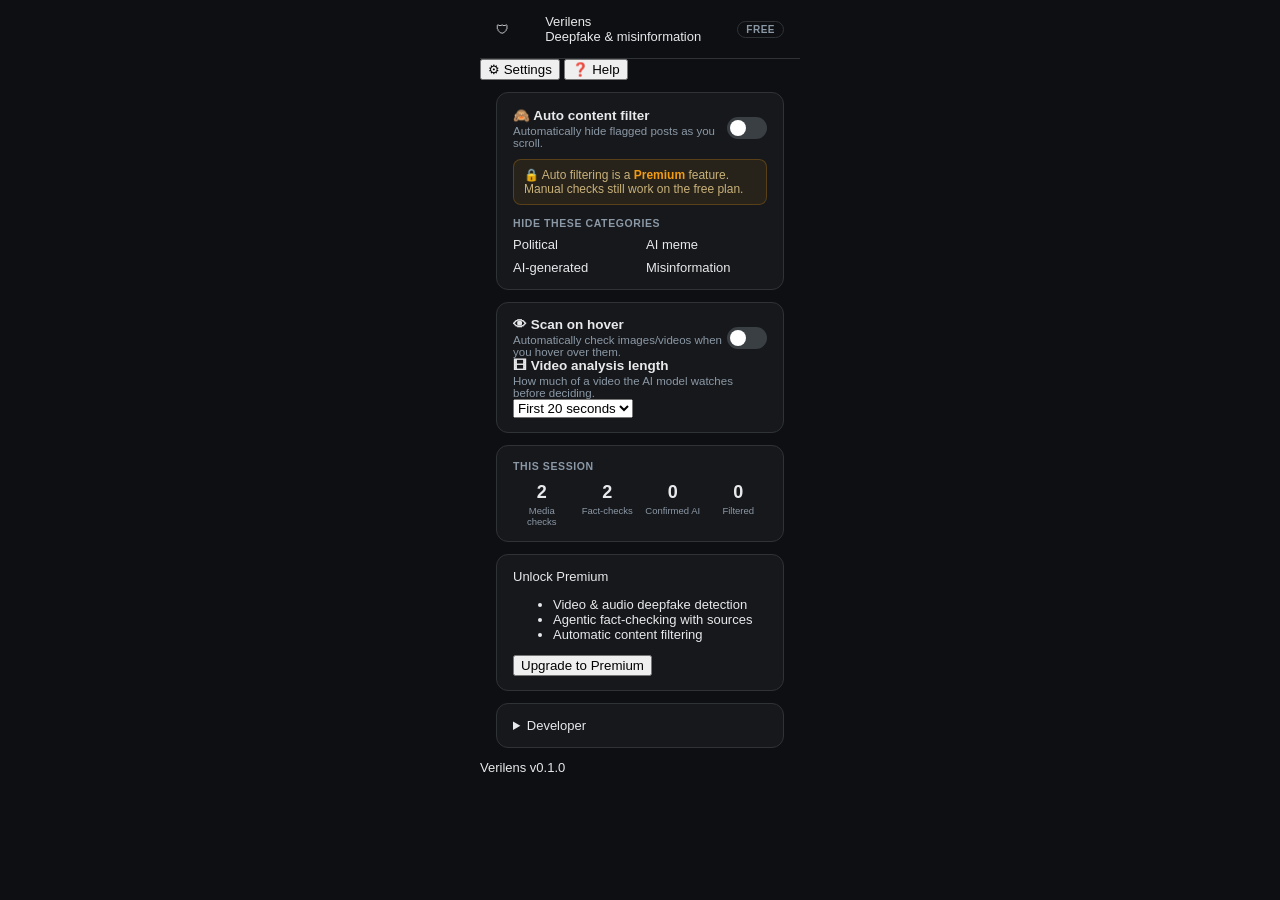
<file: website/preview/popup-settings.html>
<!doctype html>
<!-- Standalone, static preview of the extension's Settings popup for design export
     (html.to.design → Figma). No popup.js, so no chrome.* calls. Values are mocked
     to show the populated FREE state. The real popup is popup/popup.html. -->
<html lang="en">
  <head>
    <meta charset="utf-8" />
    <meta name="viewport" content="width=device-width, initial-scale=1" />
    <link rel="stylesheet" href="../../popup/popup.css" />
    <title>Verilens · Settings (preview)</title>
    <style>
      /* The real popup is sized by Chrome's popup chrome; pin a width here so it
         exports as a clean phone-ish artboard. */
      body { width: 320px; margin: 0 auto; }
    </style>
  </head>
  <body>
    <header class="vl-header">
      <span class="vl-logo">🛡</span>
      <div>
        <div class="vl-title">Verilens</div>
        <div class="vl-subtitle">Deepfake &amp; misinformation</div>
      </div>
      <span class="vl-tier">free</span>
    </header>

    <nav class="vl-tabs" role="tablist">
      <button class="vl-tab active" type="button">⚙ Settings</button>
      <button class="vl-tab" type="button">❓ Help</button>
    </nav>

    <div class="vl-panel" data-panel="settings">
      <section class="vl-card">
        <div class="vl-row">
          <div>
            <div class="vl-row-title">🙈 Auto content filter</div>
            <div class="vl-row-desc">Automatically hide flagged posts as you scroll.</div>
          </div>
          <label class="vl-switch"><input type="checkbox" /><span class="vl-slider"></span></label>
        </div>
        <p class="vl-note">
          🔒 Auto filtering is a <strong>Premium</strong> feature. Manual checks still work on the free plan.
        </p>
        <div class="vl-categories">
          <div class="vl-cat-head">Hide these categories</div>
          <div class="vl-cat-grid">
            <label class="vl-check"><input type="checkbox" checked /> Political</label>
            <label class="vl-check"><input type="checkbox" checked /> AI meme</label>
            <label class="vl-check"><input type="checkbox" checked /> AI-generated</label>
            <label class="vl-check"><input type="checkbox" checked /> Misinformation</label>
          </div>
        </div>
      </section>

      <section class="vl-card">
        <div class="vl-row">
          <div>
            <div class="vl-row-title">👁 Scan on hover</div>
            <div class="vl-row-desc">Automatically check images/videos when you hover over them.</div>
          </div>
          <label class="vl-switch"><input type="checkbox" /><span class="vl-slider"></span></label>
        </div>
        <div class="vl-subsection">
          <div class="vl-row-title">🎞 Video analysis length</div>
          <div class="vl-row-desc">How much of a video the AI model watches before deciding.</div>
          <select class="vl-select">
            <option>First 20 seconds</option>
          </select>
        </div>
      </section>

      <section class="vl-card">
        <div class="vl-cat-head">This session</div>
        <div class="vl-stats">
          <div class="vl-stat"><span class="vl-stat-num">2</span><span class="vl-stat-label">Media checks</span></div>
          <div class="vl-stat"><span class="vl-stat-num">2</span><span class="vl-stat-label">Fact-checks</span></div>
          <div class="vl-stat"><span class="vl-stat-num">0</span><span class="vl-stat-label">Confirmed AI</span></div>
          <div class="vl-stat"><span class="vl-stat-num">0</span><span class="vl-stat-label">Filtered</span></div>
        </div>
      </section>

      <section class="vl-card vl-upgrade">
        <div class="vl-upgrade-head">Unlock Premium</div>
        <ul class="vl-benefits">
          <li>Video &amp; audio deepfake detection</li>
          <li>Agentic fact-checking with sources</li>
          <li>Automatic content filtering</li>
        </ul>
        <button class="vl-cta">Upgrade to Premium</button>
      </section>

      <details class="vl-card vl-dev">
        <summary class="vl-dev-summary">Developer</summary>
      </details>
    </div>

    <footer class="vl-footer">Verilens v0.1.0</footer>
  </body>
</html>
</file>
<file: website/styles.css>
/* website/styles.css
   Verilens marketing site. Light/dark via [data-theme] on <html>.
   Brand accent #1d9bf0 + band palette match the extension. */

:root {
  --accent: #1d9bf0;
  --accent-hover: #1a8cd8;
  --green: #2ecc71;
  --amber: #f39c12;
  --red: #e74c3c;

  /* Light theme (default values; overridden by [data-theme="dark"]) */
  --bg: #ffffff;
  --bg-alt: #f5f7fa;
  --surface: #ffffff;
  --surface-2: #f0f3f7;
  --text: #15191e;
  --text-dim: #5b6571;
  --border: #e2e8f0;
  --shadow: 0 8px 30px rgba(15, 23, 42, 0.08);
  --ribbon-text: #ffffff;
}

[data-theme="dark"] {
  --bg: #0e0f12;
  --bg-alt: #16181c;
  --surface: #16181c;
  --surface-2: #1c1f24;
  --text: #e7e9ea;
  --text-dim: #8b98a5;
  --border: #2f3336;
  --shadow: 0 8px 30px rgba(0, 0, 0, 0.45);
  --ribbon-text: #ffffff;
}

* { box-sizing: border-box; margin: 0; padding: 0; }

html { scroll-behavior: smooth; }

body {
  font-family: -apple-system, BlinkMacSystemFont, "Segoe UI", Roboto, sans-serif;
  background: var(--bg);
  color: var(--text);
  line-height: 1.55;
  transition: background 0.25s ease, color 0.25s ease;
}

.container { max-width: 1080px; margin: 0 auto; padding: 0 20px; }

a { color: inherit; text-decoration: none; }

/* ===== Scroll progress bar ===== */
.scroll-progress {
  position: fixed; top: 0; left: 0; height: 1px; width: 0%;
  /* background: linear-gradient(90deg, var(--accent), var(--green)); */
  background: var(--accent);
  z-index: 100; transition: width 0.08s linear;
}

/* ===== Nav ===== */
.nav {
  position: sticky; top: 0; z-index: 50;
  background: color-mix(in srgb, var(--bg) 85%, transparent);
  backdrop-filter: blur(10px);
  border-bottom: 1px solid var(--border);
}
.nav-inner { display: flex; align-items: center; gap: 24px; height: 60px; }
.brand { display: flex; align-items: center; gap: 8px; font-weight: 700; font-size: 18px; }
.brand-mark { width: 22px; height: 22px; color: var(--accent); }
.nav-links { display: flex; gap: 22px; margin-left: auto; }
.nav-links a { color: var(--text-dim); font-size: 14px; font-weight: 500; }
.nav-links a:hover { color: var(--text); }
.theme-toggle {
  border: 1px solid var(--border); background: var(--surface-2);
  width: 38px; height: 38px; border-radius: 50%; cursor: pointer;
  font-size: 16px; display: grid; place-items: center; transition: background 0.15s;
}
.theme-toggle:hover { background: var(--border); }
.theme-toggle svg { width: 18px; height: 18px; color: var(--text); }

/* ===== Buttons ===== */
.btn {
  display: inline-flex; align-items: center; justify-content: center;
  border-radius: 10px; font-weight: 600; font-size: 15px; cursor: pointer;
  border: 1px solid transparent; padding: 11px 20px; transition: all 0.15s ease;
}
.btn-lg { padding: 14px 26px; font-size: 16px; }
.btn-block { width: 100%; }
.btn-primary { background: var(--accent); color: #fff; }
.btn-primary:hover { background: var(--accent-hover); transform: translateY(-1px); }
.btn-ghost { background: transparent; color: var(--text); border-color: var(--border); }
.btn-ghost:hover { background: var(--surface-2); }

/* ===== Hero ===== */
.hero { padding: 80px 0 70px; text-align: center; background:
  radial-gradient(900px 400px at 50% -10%, color-mix(in srgb, var(--accent) 14%, transparent), transparent); }
.pill {
  display: inline-block; font-size: 13px; font-weight: 600; color: var(--accent);
  background: color-mix(in srgb, var(--accent) 12%, transparent);
  border: 1px solid color-mix(in srgb, var(--accent) 35%, transparent);
  padding: 6px 14px; border-radius: 999px; margin-bottom: 22px;
}
.hero-title { font-size: 46px; line-height: 1.12; letter-spacing: -0.02em; font-weight: 800; }
.hero-sub { max-width: 640px; margin: 20px auto 0; color: var(--text-dim); font-size: 18px; }
.hero-cta { display: flex; gap: 14px; justify-content: center; margin-top: 32px; flex-wrap: wrap; }
.hero-badges {
  display: flex; gap: 22px; justify-content: center; flex-wrap: wrap;
  margin-top: 34px; color: var(--text-dim); font-size: 14px; font-weight: 500;
}

/* ===== Sections ===== */
.section { padding: 72px 0; }
.section-alt { background: var(--bg-alt); }
.section-title { font-size: 32px; font-weight: 800; text-align: center; letter-spacing: -0.02em; }
.section-sub { text-align: center; color: var(--text-dim); margin-top: 10px; font-size: 17px; }

/* ===== Feature grid ===== */
.feature-grid {
  display: grid; grid-template-columns: repeat(3, 1fr); gap: 18px; margin-top: 44px;
}
.feature-card {
  background: var(--surface); border: 1px solid var(--border); border-radius: 14px;
  padding: 24px; transition: transform 0.15s ease, border-color 0.15s ease;
}
.feature-card:hover { transform: translateY(-3px); border-color: color-mix(in srgb, var(--accent) 45%, var(--border)); }
.feature-icon {
  display: inline-grid; place-items: center; width: 44px; height: 44px;
  border-radius: 11px; margin-bottom: 14px; color: var(--accent);
  background: color-mix(in srgb, var(--accent) 12%, transparent);
  border: 1px solid color-mix(in srgb, var(--accent) 28%, transparent);
}
.feature-icon svg { width: 22px; height: 22px; }
.feature-card h3 { font-size: 17px; margin-bottom: 6px; }
.feature-card p { color: var(--text-dim); font-size: 14.5px; }
.tag-pro {
  display: inline-block; font-size: 11px; font-weight: 700; color: var(--accent);
  background: color-mix(in srgb, var(--accent) 14%, transparent);
  padding: 1px 7px; border-radius: 6px; vertical-align: middle;
}

/* ===== Billing switch ===== */
.billing-switch { display: flex; align-items: center; justify-content: center; gap: 12px; margin: 36px 0 40px; }
.billing-label { font-weight: 600; color: var(--text-dim); font-size: 15px; }
.billing-label[data-active="true"] { color: var(--text); }
.switch { position: relative; width: 50px; height: 28px; display: inline-block; }
.switch input { opacity: 0; width: 0; height: 0; }
.slider {
  position: absolute; inset: 0; background: var(--surface-2); border: 1px solid var(--border);
  border-radius: 999px; cursor: pointer; transition: background 0.18s;
}
.slider::before {
  content: ""; position: absolute; height: 20px; width: 20px; left: 4px; top: 3px;
  background: var(--text-dim); border-radius: 50%; transition: transform 0.18s, background 0.18s;
}
.switch input:checked + .slider { background: color-mix(in srgb, var(--accent) 30%, transparent); border-color: var(--accent); }
.switch input:checked + .slider::before { transform: translateX(22px); background: var(--accent); }
.save-chip {
  font-size: 12px; font-weight: 700; color: var(--green);
  background: color-mix(in srgb, var(--green) 15%, transparent);
  padding: 4px 10px; border-radius: 999px;
}

/* ===== Plans ===== */
.plans { display: grid; grid-template-columns: repeat(2, 1fr); gap: 22px; max-width: 760px; margin: 0 auto; }
.plan {
  position: relative; background: var(--surface); border: 1px solid var(--border);
  border-radius: 18px; padding: 30px 26px; display: flex; flex-direction: column;
}
.plan-featured {
  border-color: var(--accent); box-shadow: var(--shadow);
  transform: translateY(-8px);
  background: linear-gradient(180deg, color-mix(in srgb, var(--accent) 6%, var(--surface)), var(--surface));
}
.ribbon {
  position: absolute; top: -13px; left: 50%; transform: translateX(-50%);
  background: var(--accent); color: var(--ribbon-text); font-size: 12px; font-weight: 700;
  padding: 5px 14px; border-radius: 999px; white-space: nowrap;
}
.plan-name { font-size: 20px; font-weight: 700; }
.plan-price { margin: 12px 0 4px; display: flex; align-items: baseline; gap: 6px; }
.plan-price .amount { font-size: 42px; font-weight: 800; letter-spacing: -0.02em; }
.plan-price .per { color: var(--text-dim); font-size: 15px; font-weight: 500; }
.plan-subprice { color: var(--text-dim); font-size: 13px; min-height: 18px; }
.plan-desc { color: var(--text-dim); font-size: 14.5px; margin: 8px 0 18px; }
.plan-features { list-style: none; margin-top: 20px; display: grid; gap: 11px; }
.plan-features li { font-size: 14.5px; display: flex; align-items: flex-start; gap: 10px; }
.plan-features li::before {
  flex: none; margin-top: 1px; font-size: 13px; font-weight: 700; line-height: 1.3;
}
.plan-features li.incl::before { content: "\2713"; color: var(--green); } /* check */
.plan-features li.excl { color: var(--text-dim); opacity: 0.7; }
.plan-features li.excl::before { content: "\2013"; color: var(--text-dim); } /* en-dash */
.pricing-note { text-align: center; color: var(--text-dim); font-size: 13.5px; margin-top: 28px; }

/* ===== Comparison table ===== */
.table-wrap { margin-top: 40px; overflow-x: auto; border: 1px solid var(--border); border-radius: 14px; }
.compare { width: 100%; border-collapse: collapse; min-width: 480px; }
.compare th, .compare td { padding: 14px 18px; text-align: left; border-bottom: 1px solid var(--border); font-size: 14.5px; }
.compare thead th { font-weight: 700; background: var(--surface-2); }
.compare th.col-pro, .compare td.col-pro { color: var(--accent); font-weight: 600; }
.compare tbody tr:last-child td { border-bottom: none; }
.compare td.yes { color: var(--green); font-weight: 700; text-align: center; }
.compare td.no { color: var(--text-dim); text-align: center; }
.compare th:nth-child(2), .compare th:nth-child(3),
.compare td:nth-child(2), .compare td:nth-child(3) { text-align: center; }

/* ===== FAQ ===== */
.faq { max-width: 760px; }
.faq details {
  background: var(--surface); border: 1px solid var(--border); border-radius: 12px;
  padding: 16px 20px; margin-top: 14px;
}
.faq summary { cursor: pointer; font-weight: 600; font-size: 15.5px; list-style: none; }
.faq summary::-webkit-details-marker { display: none; }
.faq summary::after { content: "+"; float: right; color: var(--text-dim); font-weight: 700; }
.faq details[open] summary::after { content: "–"; }
.faq details p { color: var(--text-dim); margin-top: 12px; font-size: 14.5px; }

/* ===== Footer ===== */
.footer { border-top: 1px solid var(--border); padding: 28px 0; background: var(--bg-alt); }
.footer-inner { display: flex; justify-content: space-between; align-items: center; gap: 12px; flex-wrap: wrap; font-size: 14px; }
.footer-dim { color: var(--text-dim); }

/* ===== Success page ===== */
.success-wrap { min-height: 100vh; display: grid; place-items: center; padding: 24px; }
.success-card {
  background: var(--surface); border: 1px solid var(--border); border-radius: 20px;
  padding: 44px 38px; max-width: 460px; text-align: center; box-shadow: var(--shadow);
}
.success-icon { width: 56px; height: 56px; color: var(--accent); }
.success-card h1 { font-size: 26px; margin: 14px 0 8px; }
.success-card p { color: var(--text-dim); font-size: 15px; }
.success-state { margin: 24px 0; padding: 16px; border-radius: 12px; font-weight: 600; font-size: 15px; }
.success-state.ok { background: color-mix(in srgb, var(--green) 14%, transparent); color: var(--green); }
.success-state.pending { background: var(--surface-2); color: var(--text-dim); }
.fallback { margin-top: 18px; padding-top: 18px; border-top: 1px solid var(--border); text-align: left; }
.fallback h3 { font-size: 15px; margin-bottom: 8px; }
.fallback ol { margin-left: 18px; color: var(--text-dim); font-size: 14px; display: grid; gap: 6px; }

/* ===== Responsive ===== */
@media (max-width: 860px) {
  .feature-grid { grid-template-columns: repeat(2, 1fr); }
  .hero-title { font-size: 36px; }
}
@media (max-width: 600px) {
  .nav-links { display: none; }
  .feature-grid { grid-template-columns: 1fr; }
  .plans { grid-template-columns: 1fr; }
  .plan-featured { transform: none; }
  .hero-title { font-size: 30px; }
  .hero { padding: 56px 0 48px; }
}
</file>
<file: website/docs/docs.css>
/* website/docs/docs.css
   /docs module — builds on website/styles.css design tokens (loaded first).
   Layout: fixed topbar + sticky sidebar TOC + scrollable content. Print CSS at end. */

/* The `hidden` attribute MUST win over the display rules below — several
   containers (.docs-gate, .docs-app, .admin-gate) set display:grid/flex, which
   are author rules that would otherwise override the UA stylesheet's
   [hidden]{display:none}, leaving "hidden" elements painted. */
[hidden] { display: none !important; }

.docs-body { background: var(--bg); color: var(--text); }

/* ===== Scrollbar (match dark/light theme instead of the OS default) ===== */
.docs-body { scrollbar-color: var(--border) var(--bg); scrollbar-width: thin; }
.docs-body ::-webkit-scrollbar { width: 12px; height: 12px; }
.docs-body ::-webkit-scrollbar-track { background: var(--bg); }
.docs-body ::-webkit-scrollbar-thumb {
  background: var(--border); border-radius: 8px; border: 3px solid var(--bg);
}
.docs-body ::-webkit-scrollbar-thumb:hover { background: var(--text-dim); }

/* ===== Access gate / 403 ===== */
.docs-gate { min-height: 100vh; display: grid; place-items: center; padding: 24px; }
.docs-gate-card {
  background: var(--surface); border: 1px solid var(--border); border-radius: 20px;
  padding: 48px 40px; max-width: 460px; text-align: center; box-shadow: var(--shadow);
}
.docs-gate-icon { width: 52px; height: 52px; color: var(--text-dim); margin-bottom: 14px; }
.docs-gate-card h1 { font-size: 24px; margin-bottom: 10px; }
.docs-gate-msg { color: var(--text-dim); font-size: 15px; margin-bottom: 24px; line-height: 1.6; }

/* ===== Topbar ===== */
.docs-topbar {
  position: sticky; top: 0; z-index: 60; display: flex; align-items: center; gap: 14px;
  height: 58px; padding: 0 18px;
  background: color-mix(in srgb, var(--bg) 88%, transparent);
  backdrop-filter: blur(10px); border-bottom: 1px solid var(--border);
}
.docs-burger { display: none; background: none; border: none; color: var(--text); cursor: pointer; padding: 6px; }
.docs-burger svg { width: 22px; height: 22px; }
.docs-brand { display: flex; align-items: center; gap: 8px; font-weight: 700; font-size: 17px; flex: none; }
.docs-brand .brand-mark { width: 20px; height: 20px; color: var(--accent); }
.docs-chip {
  font-size: 11px; font-weight: 700; color: var(--accent); letter-spacing: 0.3px;
  background: color-mix(in srgb, var(--accent) 14%, transparent);
  border: 1px solid color-mix(in srgb, var(--accent) 30%, transparent);
  padding: 1px 7px; border-radius: 6px;
}

/* Search */
.docs-search { position: relative; flex: 1; max-width: 440px; margin: 0 auto; }
.docs-search svg { position: absolute; left: 11px; top: 50%; transform: translateY(-50%); width: 16px; height: 16px; color: var(--text-dim); }
.docs-search input {
  width: 100%; height: 38px; padding: 0 12px 0 34px; border-radius: 10px;
  background: var(--surface-2); border: 1px solid var(--border); color: var(--text); font-size: 14px;
}
.docs-search input:focus { outline: none; border-color: var(--accent); }
.docs-search-results {
  position: absolute; top: 44px; left: 0; right: 0; background: var(--surface);
  border: 1px solid var(--border); border-radius: 12px; box-shadow: var(--shadow);
  max-height: 320px; overflow-y: auto; padding: 6px; z-index: 70;
}
.docs-search-results a {
  display: block; padding: 9px 12px; border-radius: 8px; font-size: 14px; color: var(--text);
}
.docs-search-results a small { display: block; color: var(--text-dim); font-size: 12px; margin-top: 2px; }
.docs-search-results a:hover, .docs-search-results a.active { background: var(--surface-2); }
.docs-search-empty { padding: 12px; color: var(--text-dim); font-size: 13px; text-align: center; }

.docs-topbar-actions { display: flex; align-items: center; gap: 8px; flex: none; }
.docs-mini-btn {
  height: 32px; padding: 0 11px; border-radius: 8px; font-size: 12px; font-weight: 700;
  background: var(--surface-2); border: 1px solid var(--border); color: var(--text-dim); cursor: pointer;
  transition: all 0.15s;
}
.docs-mini-btn:hover { color: var(--text); border-color: var(--accent); }

/* ===== Layout ===== */
.docs-layout { display: flex; max-width: 1240px; margin: 0 auto; }
.docs-sidebar {
  position: sticky; top: 58px; align-self: flex-start; height: calc(100vh - 58px);
  width: 248px; flex: none; overflow-y: auto; padding: 22px 12px 40px; border-right: 1px solid var(--border);
}
.docs-toc { display: flex; flex-direction: column; gap: 2px; }
.docs-toc-group {
  font-size: 11px; font-weight: 800; letter-spacing: 0.6px; text-transform: uppercase;
  color: var(--text-dim); padding: 16px 12px 6px;
}
.docs-toc a {
  display: block; padding: 7px 12px; border-radius: 8px; font-size: 13.5px; color: var(--text-dim);
  border-left: 2px solid transparent;
}
.docs-toc a:hover { background: var(--surface-2); color: var(--text); }
.docs-toc a.active { color: var(--accent); border-left-color: var(--accent); background: color-mix(in srgb, var(--accent) 8%, transparent); }

.docs-main { flex: 1; min-width: 0; padding: 28px 40px 80px; }

/* ===== Hero / live status ===== */
.docs-hero { padding: 18px 0 30px; border-bottom: 1px solid var(--border); margin-bottom: 12px; }
.docs-hero-title { font-size: 38px; font-weight: 800; letter-spacing: -0.02em; margin-top: 16px; }
.docs-hero-sub { color: var(--text-dim); font-size: 16.5px; max-width: 720px; margin-top: 12px; line-height: 1.6; }
.docs-status-grid { display: grid; grid-template-columns: repeat(auto-fit, minmax(180px, 1fr)); gap: 12px; margin-top: 26px; }
.docs-status-card {
  background: var(--surface); border: 1px solid var(--border); border-radius: 12px; padding: 14px 16px;
}
.docs-status-card .label { font-size: 11.5px; font-weight: 700; letter-spacing: 0.4px; text-transform: uppercase; color: var(--text-dim); }
.docs-status-card .value { font-size: 20px; font-weight: 800; margin-top: 4px; }
.docs-status-card .sub { font-size: 12px; color: var(--text-dim); margin-top: 2px; }
.dot { display: inline-block; width: 8px; height: 8px; border-radius: 50%; margin-right: 6px; vertical-align: middle; }
.dot.up { background: var(--green); box-shadow: 0 0 0 3px color-mix(in srgb, var(--green) 22%, transparent); }
.dot.down { background: var(--red); box-shadow: 0 0 0 3px color-mix(in srgb, var(--red) 22%, transparent); }
.dot.wait { background: var(--amber); box-shadow: 0 0 0 3px color-mix(in srgb, var(--amber) 22%, transparent); }
.api-status-row { display: flex; align-items: center; justify-content: space-between; font-size: 13px; padding: 5px 0; }
.api-status-row + .api-status-row { border-top: 1px dashed var(--border); }

/* ===== Sections ===== */
.docs-section { padding: 34px 0; border-bottom: 1px solid var(--border); scroll-margin-top: 72px; }
.docs-section:last-child { border-bottom: none; }
.docs-section h2 { font-size: 26px; font-weight: 800; letter-spacing: -0.01em; display: flex; align-items: center; gap: 10px; }
.docs-section h2 .num { font-size: 13px; font-weight: 800; color: var(--accent); background: color-mix(in srgb, var(--accent) 12%, transparent); border-radius: 7px; padding: 2px 8px; }
.docs-section > p, .docs-prose { color: var(--text); font-size: 15.5px; line-height: 1.7; margin-top: 14px; max-width: 820px; }
.docs-prose.dim { color: var(--text-dim); }
.docs-kicker { font-size: 12px; font-weight: 800; letter-spacing: 0.7px; text-transform: uppercase; color: var(--text-dim); margin-bottom: 8px; }

/* Pitch cards */
.pitch-card { background: var(--surface); border: 1px solid var(--border); border-radius: 14px; padding: 22px 24px; margin-top: 16px; }
.pitch-card h3 { font-size: 18px; font-weight: 700; }
.pitch-card p { color: var(--text-dim); font-size: 15px; line-height: 1.7; margin-top: 8px; }

/* ===== Team grid ===== */
.team-grid { display: grid; grid-template-columns: repeat(auto-fill, minmax(190px, 1fr)); gap: 16px; margin-top: 22px; }
.team-card {
  background: var(--surface); border: 1px solid var(--border); border-radius: 14px; padding: 20px;
  text-align: center; transition: transform 0.15s ease, border-color 0.15s ease;
}
.team-card:hover { transform: translateY(-3px); border-color: color-mix(in srgb, var(--accent) 45%, var(--border)); }
.team-avatar {
  width: 84px; height: 84px; border-radius: 50%; object-fit: cover; margin: 0 auto 12px;
  display: grid; place-items: center; font-size: 28px; font-weight: 800; color: #fff;
  border: 2px solid color-mix(in srgb, var(--accent) 40%, var(--border));
  box-shadow: var(--shadow);
}
.team-card .t-name { font-size: 15.5px; font-weight: 700; }
.team-card .t-role { font-size: 13px; color: var(--accent); margin-top: 3px; font-weight: 600; }
.team-card .t-email { font-size: 12px; color: var(--text-dim); margin-top: 6px; word-break: break-all; }
.team-card .t-email a:hover { color: var(--text); }

/* ===== Feature matrix table ===== */
.docs-table-wrap { margin-top: 18px; overflow-x: auto; border: 1px solid var(--border); border-radius: 12px; }
table.docs-table { width: 100%; border-collapse: collapse; min-width: 520px; font-size: 14px; }
.docs-table th, .docs-table td { padding: 12px 16px; text-align: left; border-bottom: 1px solid var(--border); }
.docs-table thead th { background: var(--surface-2); font-weight: 700; font-size: 12.5px; text-transform: uppercase; letter-spacing: 0.4px; color: var(--text-dim); }
.docs-table tbody tr:last-child td { border-bottom: none; }
.badge { display: inline-block; font-size: 11px; font-weight: 800; padding: 2px 9px; border-radius: 999px; letter-spacing: 0.3px; }
.badge.free { color: var(--text-dim); background: var(--surface-2); border: 1px solid var(--border); }
.badge.pro { color: var(--accent); background: color-mix(in srgb, var(--accent) 14%, transparent); }
.badge.live { color: var(--green); background: color-mix(in srgb, var(--green) 14%, transparent); }
.badge.upcoming { color: var(--amber); background: color-mix(in srgb, var(--amber) 14%, transparent); }
.badge.planned { color: var(--text-dim); background: var(--surface-2); border: 1px solid var(--border); }

/* ===== Generic content blocks ===== */
.docs-cols { display: grid; grid-template-columns: repeat(auto-fit, minmax(220px, 1fr)); gap: 16px; margin-top: 18px; }
.docs-block { background: var(--surface); border: 1px solid var(--border); border-radius: 12px; padding: 18px 20px; }
.docs-block h4 { font-size: 14px; font-weight: 800; letter-spacing: 0.3px; text-transform: uppercase; color: var(--text-dim); margin-bottom: 10px; }
.docs-block ul { list-style: none; display: grid; gap: 8px; }
.docs-block li { font-size: 14px; color: var(--text); padding-left: 18px; position: relative; line-height: 1.5; }
.docs-block li::before { content: "▸"; position: absolute; left: 0; color: var(--accent); }
.docs-block.def p { font-size: 14px; color: var(--text-dim); line-height: 1.65; }
.docs-block.def strong { color: var(--text); }

.kv { display: grid; gap: 10px; margin-top: 16px; }
.kv-row { background: var(--surface); border: 1px solid var(--border); border-radius: 10px; padding: 12px 16px; }
.kv-row .k { font-size: 13.5px; font-weight: 700; }
.kv-row .v { font-size: 13px; color: var(--text-dim); margin-top: 3px; line-height: 1.5; }
.mono { font-family: ui-monospace, "SF Mono", Menlo, Consolas, monospace; font-size: 12.5px; }

/* Diagrams */
.mermaid-wrap { margin-top: 18px; background: var(--surface); border: 1px solid var(--border); border-radius: 14px; padding: 22px; overflow-x: auto; }
.mermaid-wrap svg { max-width: 100%; height: auto; }
.diagram-fallback { color: var(--text-dim); font-size: 13px; }
.diagram-fallback pre { background: var(--surface-2); border-radius: 8px; padding: 14px; overflow-x: auto; margin-top: 8px; }

/* Roadmap */
.roadmap-grid { display: grid; grid-template-columns: repeat(3, 1fr); gap: 16px; margin-top: 18px; }
.roadmap-col h4 { font-size: 13px; font-weight: 800; text-transform: uppercase; letter-spacing: 0.4px; color: var(--accent); margin-bottom: 12px; }
.roadmap-col ul { list-style: none; display: grid; gap: 10px; }
.roadmap-col li { font-size: 13.5px; background: var(--surface); border: 1px solid var(--border); border-radius: 10px; padding: 10px 14px; }

/* Changelog */
.changelog-entry { background: var(--surface); border: 1px solid var(--border); border-radius: 12px; padding: 16px 20px; margin-top: 14px; }
.changelog-entry .cl-head { display: flex; align-items: baseline; gap: 10px; }
.changelog-entry .cl-ver { font-weight: 800; font-size: 15px; }
.changelog-entry .cl-date { font-size: 12.5px; color: var(--text-dim); }
.changelog-entry ul { margin: 10px 0 0 0; list-style: none; display: grid; gap: 6px; }
.changelog-entry li { font-size: 13.5px; color: var(--text-dim); padding-left: 16px; position: relative; }
.changelog-entry li::before { content: "•"; position: absolute; left: 2px; color: var(--accent); }

/* Footer */
.docs-foot { display: flex; justify-content: space-between; align-items: center; padding-top: 32px; margin-top: 12px; color: var(--text-dim); font-size: 13px; }
.docs-foot-admin { color: var(--accent); font-weight: 600; }

/* ===== Responsive ===== */
@media (max-width: 900px) {
  .docs-search { max-width: none; }
  .roadmap-grid { grid-template-columns: 1fr; }
  .docs-sidebar {
    position: fixed; left: 0; top: 58px; z-index: 55; width: 270px;
    background: var(--bg); transform: translateX(-100%); transition: transform 0.2s ease;
  }
  .docs-sidebar.open { transform: translateX(0); }
  .docs-burger { display: block; }
  .docs-main { padding: 22px 18px 70px; }
}
@media (max-width: 620px) {
  .docs-topbar-actions .docs-mini-btn { display: none; }
  .docs-hero-title { font-size: 30px; }
}

/* ===== Admin panel ===== */
.admin-shell { max-width: 940px; margin: 0 auto; padding: 0 20px 80px; }
.admin-toolbar {
  position: sticky; top: 0; z-index: 40; display: flex; flex-wrap: wrap; align-items: center; gap: 10px;
  padding: 14px 0; margin-bottom: 8px;
  background: color-mix(in srgb, var(--bg) 90%, transparent); backdrop-filter: blur(8px);
  border-bottom: 1px solid var(--border);
}
.admin-toolbar .spacer { flex: 1; }
.admin-status { font-size: 12.5px; color: var(--text-dim); }
.admin-status.dirty { color: var(--amber); }
.admin-status.saved { color: var(--green); }
.admin-card { background: var(--surface); border: 1px solid var(--border); border-radius: 14px; padding: 22px 24px; margin-top: 18px; }
.admin-card > h2 { font-size: 18px; font-weight: 800; display: flex; align-items: center; gap: 8px; }
.admin-card > p.hint { color: var(--text-dim); font-size: 13px; margin-top: 4px; }
.admin-field { margin-top: 14px; }
.admin-field label { display: block; font-size: 12.5px; font-weight: 700; color: var(--text-dim); text-transform: uppercase; letter-spacing: 0.3px; margin-bottom: 6px; }
.admin-field input[type="text"], .admin-field input[type="email"], .admin-field input[type="datetime-local"],
.admin-field textarea, .admin-field select {
  width: 100%; background: var(--surface-2); border: 1px solid var(--border); color: var(--text);
  border-radius: 10px; padding: 10px 12px; font-size: 14px; font-family: inherit;
}
.admin-field textarea { resize: vertical; min-height: 80px; line-height: 1.5; }
.admin-field textarea.code { font-family: ui-monospace, Menlo, Consolas, monospace; font-size: 12.5px; min-height: 160px; }
.admin-field input:focus, .admin-field textarea:focus, .admin-field select:focus { outline: none; border-color: var(--accent); }
.admin-row { display: flex; gap: 12px; flex-wrap: wrap; }
.admin-row > * { flex: 1; min-width: 160px; }
.admin-toggle { display: flex; align-items: center; gap: 10px; }
.admin-item {
  border: 1px solid var(--border); border-radius: 12px; padding: 16px; margin-top: 14px; background: var(--bg-alt);
}
.admin-item-head { display: flex; align-items: center; gap: 10px; margin-bottom: 8px; }
.admin-item-head .grab { cursor: grab; color: var(--text-dim); font-size: 16px; }
.admin-item-head strong { flex: 1; font-size: 14px; }
.admin-item.dragging { opacity: 0.5; }
.admin-mini { height: 30px; padding: 0 10px; border-radius: 8px; font-size: 12px; font-weight: 700; cursor: pointer;
  background: var(--surface-2); border: 1px solid var(--border); color: var(--text-dim); }
.admin-mini:hover { color: var(--text); border-color: var(--accent); }
.admin-mini.danger:hover { color: var(--red); border-color: var(--red); }
.admin-team-row { display: flex; gap: 14px; align-items: flex-start; }
.admin-team-photo { flex: none; text-align: center; }
.admin-team-photo .prev {
  width: 72px; height: 72px; border-radius: 50%; object-fit: cover; display: grid; place-items: center;
  font-size: 22px; font-weight: 800; color: #fff; border: 2px solid var(--border); margin-bottom: 8px;
}
.admin-team-fields { flex: 1; display: grid; gap: 10px; }
.admin-gate { min-height: 100vh; display: grid; place-items: center; padding: 24px; }
.admin-gate-card { background: var(--surface); border: 1px solid var(--border); border-radius: 18px; padding: 40px; max-width: 380px; width: 100%; text-align: center; box-shadow: var(--shadow); }
.admin-gate-card h1 { font-size: 20px; margin-bottom: 6px; }
.admin-gate-card p { color: var(--text-dim); font-size: 13.5px; margin-bottom: 18px; }
.admin-warn { background: color-mix(in srgb, var(--amber) 12%, transparent); border: 1px solid color-mix(in srgb, var(--amber) 35%, transparent); color: var(--text); border-radius: 10px; padding: 12px 14px; font-size: 13px; margin-top: 14px; }
.admin-versions { display: grid; gap: 8px; margin-top: 8px; }
.admin-ver-row { display: flex; align-items: center; gap: 10px; font-size: 13px; background: var(--bg-alt); border: 1px solid var(--border); border-radius: 8px; padding: 8px 12px; }
.admin-ver-row .vt { flex: 1; color: var(--text-dim); }

/* ===== Print / PDF export ===== */
@media print {
  .docs-topbar, .docs-sidebar, .docs-burger, .docs-foot-admin, #navToggle,
  .docs-topbar-actions, .docs-search { display: none !important; }
  .docs-layout { display: block; max-width: none; }
  .docs-main { padding: 0; }
  .docs-section { break-inside: avoid; border-bottom: 1px solid #ccc; }
  .pitch-card, .team-card, .docs-block, .docs-status-card, .roadmap-col li, .changelog-entry { break-inside: avoid; }
  body { background: #fff; color: #000; }
}
</file>
<file: popup/popup.css>
/* popup/popup.css — dark, minimal, premium */
* { box-sizing: border-box; }
[hidden] { display: none !important; }

body {
  margin: 0;
  width: 400px;
  font-family: -apple-system, BlinkMacSystemFont, "Segoe UI", Roboto, sans-serif;
  background: #0e0f12;
  color: #e7e9ea;
  font-size: 13px;
}

/* Icons and Basic Buttons */
.vl-icon-btn {
  background: transparent;
  border: none;
  cursor: pointer;
  padding: 6px;
  display: flex;
  align-items: center;
  justify-content: center;
  border-radius: 6px;
  color: #8b98a5;
  transition: background 0.2s;
}
.vl-icon-btn:hover { background: rgba(255, 255, 255, 0.05); color: #fff; }

/* Header */
.vl-header {
  display: flex;
  align-items: center;
  justify-content: space-between;
  padding: 14px 16px;
  border-bottom: 1px solid #2f3336;
  position: relative;
}
.vl-header[hidden] {
  display: none;
}
.vl-header-center {
  position: absolute;
  left: 50%;
  transform: translateX(-50%);
  display: flex;
  align-items: center;
  gap: 8px;
}
.vl-logo-small {
  width: 24px;
  height: 24px;
  border-radius: 50%;
  object-fit: cover;
}
.vl-header-title { font-size: 15px; font-weight: 800; letter-spacing: 0.5px; }

.vl-tier {
  font-size: 10px;
  font-weight: 800;
  text-transform: uppercase;
  letter-spacing: 0.5px;
  color: #8b98a5;
  border: 1px solid #2f3336;
  border-radius: 999px;
  padding: 2px 8px;
}
.vl-tier.premium { color: #1d9bf0; border-color: rgba(29, 155, 240, 0.5); }

/* Views */
.vl-view {
  animation: fadeIn 0.2s ease-out;
}
@keyframes fadeIn {
  from { opacity: 0; transform: translateY(5px); }
  to { opacity: 1; transform: translateY(0); }
}

/* Main Dashboard Elements */
.vl-power-section {
  display: flex;
  flex-direction: column;
  align-items: center;
  padding: 30px 20px;
  border-bottom: 1px solid #1a1c20;
}

.vl-power-btn {
  width: 120px;
  height: 120px;
  border-radius: 50%;
  background: transparent;
  border: 2px solid #2f3336;
  color: #8b98a5;
  cursor: pointer;
  display: flex;
  align-items: center;
  justify-content: center;
  transition: all 0.3s ease;
  box-shadow: 0 0 20px rgba(0,0,0,0.5);
}

.vl-power-btn:hover {
  border-color: #5b6570;
  color: #c4c9ce;
}

.vl-power-btn.active {
  border-color: #1d9bf0;
  color: #1d9bf0;
  box-shadow: 0 0 25px rgba(29, 155, 240, 0.3), inset 0 0 15px rgba(29, 155, 240, 0.1);
}

.vl-power-status {
  margin-top: 24px;
  font-size: 14px;
  font-weight: 800;
  letter-spacing: 1px;
}

.vl-power-desc {
  margin-top: 6px;
  font-size: 12px;
  color: #8b98a5;
}

.vl-card-sleek {
  margin: 16px;
  padding: 16px;
  border: 1px solid #2f3336;
  border-radius: 12px;
  background: #16181c;
  box-shadow: 0 4px 12px rgba(0, 0, 0, 0.2);
}

.vl-badge-new {
  background: #0f4e78;
  color: #55acee;
  font-size: 10px;
  font-weight: 800;
  padding: 2px 6px;
  border-radius: 4px;
  margin-right: 6px;
  text-transform: uppercase;
}

.vl-promo-title {
  font-weight: 700;
  font-size: 14px;
}

.vl-promo-desc {
  margin-top: 6px;
  font-size: 12px;
  color: #8b98a5;
}

.vl-dashboard-btn-container {
  padding: 0 16px 20px 16px;
}

.vl-card-btn {
  width: 100%;
  background: #16181c;
  border: 1px solid #2f3336;
  border-radius: 12px;
  padding: 14px;
  color: #fff;
  font-weight: 700;
  font-size: 13.5px;
  cursor: pointer;
  display: flex;
  align-items: center;
  justify-content: center;
  gap: 8px;
  transition: background 0.2s, border-color 0.2s;
}

.vl-card-btn:hover {
  background: #1c1e23;
  border-color: #3a3f44;
}

/* Shared Elements (Cards, Toggles, Settings) */
.vl-card {
  margin: 12px 16px;
  padding: 14px 16px;
  border: 1px solid #2f3336;
  border-radius: 12px;
  background: #16181c;
}

.vl-row {
  display: flex;
  align-items: center;
  justify-content: space-between;
}

.vl-row-title { font-size: 13.5px; font-weight: 700; }
.vl-row-desc { font-size: 11.5px; color: #8b98a5; margin-top: 2px; }

.vl-note {
  margin: 10px 0 0;
  font-size: 12px;
  color: #c9b27a;
  background: rgba(243, 156, 18, 0.08);
  border: 1px solid rgba(243, 156, 18, 0.25);
  border-radius: 8px;
  padding: 8px 10px;
}
.vl-note strong { color: #f39c12; }

/* Categories */
.vl-categories { margin-top: 12px; display: flex; flex-direction: column; gap: 8px; }
.vl-cat-head {
  font-size: 10.5px;
  font-weight: 700;
  text-transform: uppercase;
  letter-spacing: 0.6px;
  color: #8b98a5;
}
.vl-cat-grid {
  display: grid;
  grid-template-columns: 1fr 1fr;
  gap: 8px 12px;
}
.vl-check { display: flex; align-items: center; gap: 10px; cursor: pointer; position: relative; }
.vl-check input { position: absolute; opacity: 0; cursor: pointer; height: 0; width: 0; }
.vl-custom-check {
  width: 18px;
  height: 18px;
  background: #16181c;
  border: 1.5px solid #3a3f44;
  border-radius: 4px;
  display: flex;
  align-items: center;
  justify-content: center;
  transition: all 0.2s ease;
  flex-shrink: 0;
}
.vl-custom-check svg {
  width: 14px;
  height: 14px;
  color: #fff;
  opacity: 0;
  transform: scale(0.5);
  transition: all 0.2s cubic-bezier(0.175, 0.885, 0.32, 1.275);
}
.vl-check:hover input ~ .vl-custom-check { border-color: #5b6570; }
.vl-check input:checked ~ .vl-custom-check { background: #1d9bf0; border-color: #1d9bf0; }
.vl-check input:checked ~ .vl-custom-check svg { opacity: 1; transform: scale(1); }
.vl-check-text { font-size: 13.5px; color: #e7e9ea; font-weight: 500; }
.vl-disabled { opacity: 0.45; pointer-events: none; }

/* Toggle switch */
.vl-switch { position: relative; display: inline-block; width: 40px; height: 22px; flex: 0 0 auto; }
.vl-switch input { opacity: 0; width: 0; height: 0; }
.vl-slider {
  position: absolute;
  inset: 0;
  background: #3a3f44;
  border-radius: 999px;
  transition: background 0.15s ease;
}
.vl-slider::before {
  content: "";
  position: absolute;
  height: 16px;
  width: 16px;
  left: 3px;
  top: 3px;
  background: #fff;
  border-radius: 50%;
  transition: transform 0.15s ease;
}
.vl-switch input:checked + .vl-slider { background: #1d9bf0; }
.vl-switch input:checked + .vl-slider::before { transform: translateX(18px); }
.vl-switch input:disabled + .vl-slider { opacity: 0.5; }

/* Detection settings & Chips */
.vl-subsection { margin-top: 0; }
.vl-row-icon { width: 16px; height: 16px; margin-right: 6px; vertical-align: -3px; color: #8b98a5; }
.vl-chips { display: flex; gap: 6px; margin-top: 12px; }
.vl-chip { cursor: pointer; position: relative; flex: 1; text-align: center; }
.vl-chip input { position: absolute; opacity: 0; cursor: pointer; height: 0; width: 0; }
.vl-chip span {
  display: block;
  padding: 6px 0;
  font-size: 12.5px;
  font-weight: 700;
  color: #8b98a5;
  background: #0e0f12;
  border: 1px solid #2f3336;
  border-radius: 6px;
  transition: all 0.2s ease;
}
.vl-chip:hover input:not(:checked) ~ span { border-color: #5b6570; color: #c4c9ce; }
.vl-chip input:checked ~ span { background: rgba(29, 155, 240, 0.1); color: #1d9bf0; border-color: #1d9bf0; }

/* Session stats */
.vl-stats {
  display: grid;
  grid-template-columns: repeat(4, 1fr);
  gap: 8px;
  margin-top: 10px;
}
.vl-stat {
  display: flex;
  flex-direction: column;
  align-items: center;
  gap: 2px;
}
.vl-stat-num { font-size: 18px; font-weight: 800; color: #e7e9ea; }
.vl-stat-label { font-size: 9.5px; color: #8b98a5; text-align: center; }

.vl-dev-link {
  display: block;
  margin-top: 16px;
  appearance: none;
  border: none;
  background: none;
  color: #8b98a5;
  font-size: 11px;
  text-decoration: underline;
  cursor: pointer;
  padding: 0;
}
.vl-dev-link:hover { color: #aab4bd; }
</file>
